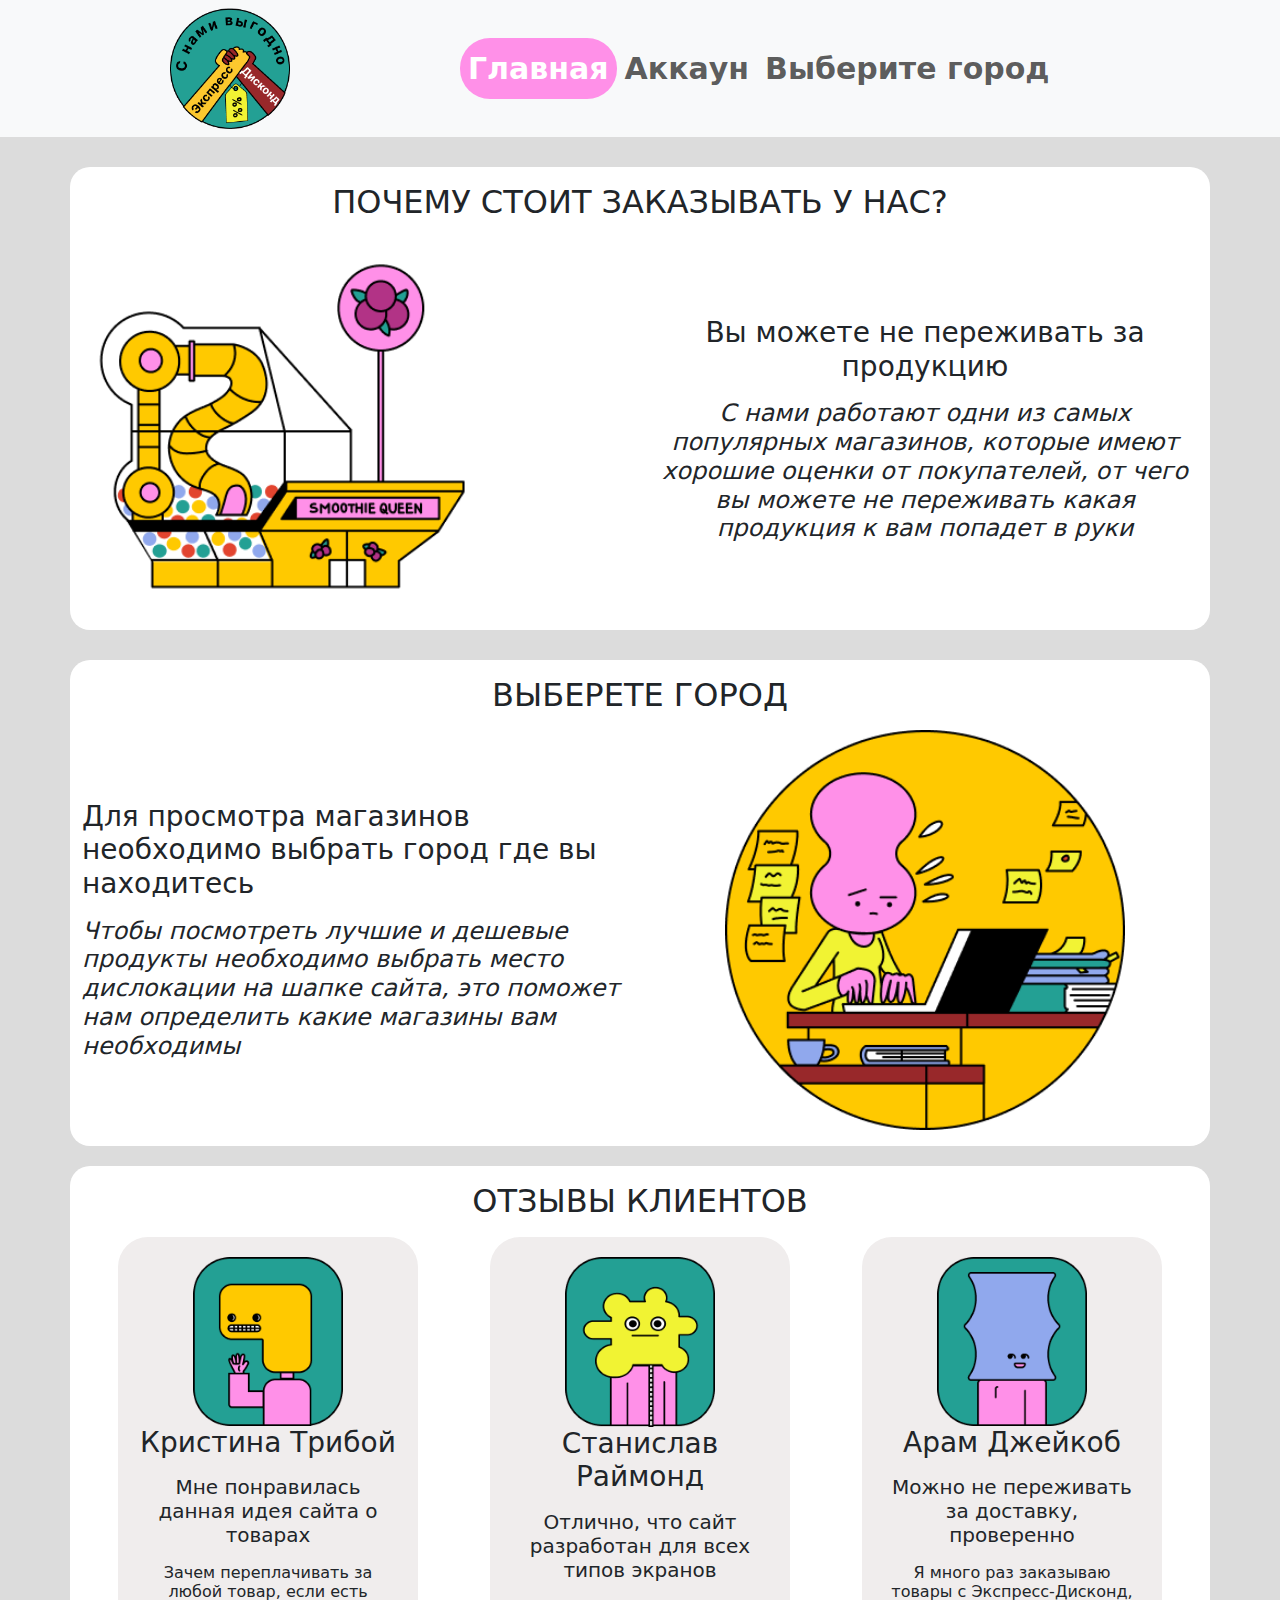
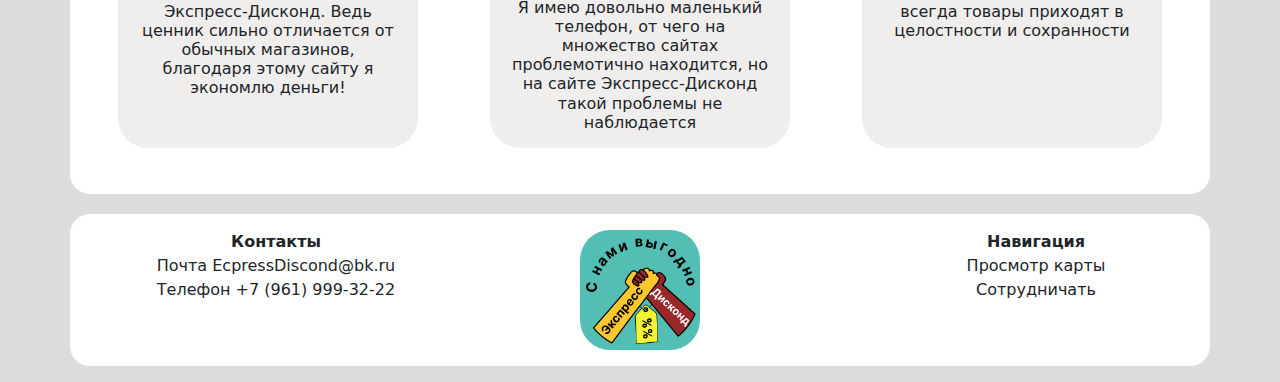
<file: index.html>
<!DOCTYPE html>
<html lang="en">
<head>
    <meta charset="UTF-8">
    <meta name="viewport" content="width=device-width, initial-scale=1.0">
    <link rel="stylesheet" href="CSS/bootstrap.min.css">
    <link rel="stylesheet" href="CSS/fontello.css">
    <link rel="stylesheet" href="CSS/main.css">
    <link rel="shortcut icon" href="img/00000.png" />
    <title>ЭкспрессДисконд</title>
</head>
<body>
    <!-- <header>
        <div class="container mb-3">
            <div class="row">
              <div class="col text-start">
                <h1 >Экспресс-Дисконд</h1>
              </div>
              <div class="col menu">
                <h5>Главная</h5>
                <h5>Карта</h5>
                <h5>Меню</h5>
                <img src="img/user.png" class="imguser img-fluid" alt="">
              </div>
            </div>
          </div>
    </header> -->
    
    <nav class="navbar navbar-expand-lg bg-body-tertiary lololo">
      <div class="container-fluid menu2">
        <a class="navbar-brand menu3" href="#">ЭкспрессДисконд</a>
        <img src="img/00000.png " class="img-fluid imgmenu" alt="">
        <button class="navbar-toggler" type="button" data-bs-toggle="collapse" data-bs-target="#navbarNavAltMarkup" aria-controls="navbarNavAltMarkup" aria-expanded="false" aria-label="Переключатель навигации">
          <span class="navbar-toggler-icon"></span>
        </button>
        <div class="collapse navbar-collapse" id="navbarNavAltMarkup">
          <div class="navbar-nav">
            <a class="nav-link active rozovi koko" aria-current="page" href="index.html">Главная</a>
            <a class="nav-link koko" href="Acc.html">Аккаун</a>
            <a class="nav-link " data-bs-toggle="modal" data-bs-target="#exampleModal">Выберите город</a>
          </div>
        </div>
      </div>
    </nav>
  
  <section class="one mb-3">
    <div class="container oneone">
        <div class="row">
          <div class="col">
            <h2 class="text-center text-uppercase mb-3 mt-3">Почему стоит заказывать у нас?</h2>
          </div>
        </div>
        <div class="row align-items-center">
          <div class="col-lg-6 col-sm-12">
            <img src="img/magazin.png" class="img-fluid imgone" alt="">
          </div>
          <div class="col-lg-6 col-sm-12  text-center">
              <h3 class="mb-3">Вы можете не переживать за продукцию</h3>
            <h4 class="fst-italic fw-normal">С нами работают одни из самых популярных магазинов, которые имеют хорошие оценки от покупателей, от чего вы можете не переживать какая продукция к вам попадет в руки</h4>
          </div>
          
        </div>
      </div>
      <section class="one mb-3">
        <div class="container oneone">
            <div class="row">
              <div class="col">
                <h2 class="text-center text-uppercase mb-3 mt-3">Выберете город</h2>
              </div>
            </div>
            <div class="row align-items-center">
              <div class="col-lg-6 col-sm-12 aaa">
                <h3 class="mb-3 ">Для просмотра магазинов необходимо выбрать город где вы находитесь</h3>
                <h4 class="mb-3 fst-italic fw-normal">Чтобы посмотреть лучшие и дешевые продукты необходимо выбрать место дислокации на шапке сайта, это поможет нам определить какие магазины вам необходимы</h4>
                
              </div>
              <div class="col-lg-6 col-sm-12  text-center">
                <img src="img/vibor.png" class="img-fluid imgone mb-3" alt="">
              </div>
              
            </div>
          </div>
    </section>
    <section class="seven">
      <div class="container seven">
        <div class="row">
          <div class="col-12">
            <h2 class="text-center text-uppercase color2 mb-3 mt-3">Отзывы клиентов</h2>
          </div>
          <div class="row sevenrow mb-3">
            <div class="col-md-4 col-sm-12 sevenotz">
              <img src="img/otz1.png" class="img-fluid imgotz" alt="">
              <h3 class="text-center">Кристина Трибой</h3>
              <h5 class="mb-3 mt-3 text-center seven5">Мне понравилась данная идея сайта о товарах</h5>
              <h6 class="mb-3 mt-3 text-center seven5">Зачем переплачивать за любой товар, если есть Экспресс-Дисконд. Ведь ценник сильно отличается от обычных магазинов, благодаря этому сайту я экономлю деньги!</h6>
              <div class="lineend"> </div>
            </div>
            <div class="col-md-4 col-sm-12 sevenotz">
              <img src="img/otz2.png" class="img-fluid imgotz" alt="">
              <h3 class="text-center">Станислав Раймонд</h3>
              <h5 class="mb-3 mt-3 text-center seven5">Отлично, что сайт разработан для всех типов экранов</h5>
              <h6 class="mb-3 text-center seven5">Я имею довольно маленький телефон, от чего на множество сайтах проблемотично находится, но на сайте Экспресс-Дисконд такой проблемы не наблюдается</h6>
              <div class="lineend"> </div>
            </div>
            <div class="col-md-4 col-sm-12 sevenotz">
              <img src="img/otz3.png " class="img-fluid imgotz" alt="">
              <h3 class="text-center">Арам Джейкоб</h3>
              <h5 class="mb-3 mt-3 text-center seven5">Можно не переживать за доставку, проверенно</h5>
              <h6 class="mb-3 text-center seven5">Я много раз заказываю товары с Экспресс-Дисконд, всегда товары приходят в целостности и сохранности</h6>
              <div class="lineend"> </div>
            </div>
          </div>
        </div>
      </div>
     </section>
</section>
    <footer>
      <div class="container footer1 mb-3">
        <div class="row footer2 ">
          <div class="col-md-4 col-sm-12 clfooter mt-3">
            <ul class="spioc text-center">
              <li class="fw-bold">Контакты</li>
              <li>Почта EcpressDiscond@bk.ru</li>
              <li>Телефон +7 (961) 999-32-22</li>
            </ul>
          </div>
          <div class="col-md-4 col-sm-12 mt-3">
            <img src="img/footer.png" class="img-fluid imgfooter mb-3" alt="">
          </div>
          <div class="col-md-4 col-sm-12 clfooter mt-3">
          <ul class="spioc text-center">
            <li class="fw-bold">Навигация</li>
            <li>Просмотр карты</li>
            <li>Сотрудничать</li>
          </ul>
        </div>
        </div>
      </div>

      <section>
        <div class="container">
          <div class="row">
            <div class="col-12"></div>
          </div>
        </div>
      </section>
      
      
    </footer>
    <div class="modal fade" id="exampleModal" tabindex="-1" aria-labelledby="exampleModalLabel" aria-hidden="true">
      <div class="modal-dialog">
        <div class="modal-content">
          <div class="modal-header">
            <h5 class="modal-title ccc" id="exampleModalLabel">Выберите город</h5>
            <button type="button" class="btn-close" data-bs-dismiss="modal" aria-label="Close"></button>
          </div>
          <div class="modal-body">
            <a href="krasnodar.html" class="ccc">Краснодар</a>
            <a href="rostov.html" class="ccc">Ростов-на-Дону</a>
            <a href="timashevsk.html" class="ccc">Тимашевск</a>
          </div>
          <div class="modal-footer">
            <button type="button" class="btn btn-secondary" data-bs-dismiss="modal">Закрыть</button>
          </div>
        </div>
      </div>
    </div>



        <script src="JS/bootstrap.bundle.min.js"></script>
        <script src="JS/animation.js"></script>
        <script src="https://api-maps.yandex.ru/2.1/?apikey=ваш API-ключ&lang=ru_RU">
        </script>
        <script src="JS/script.js"></script>
</body>
</html>
</file>
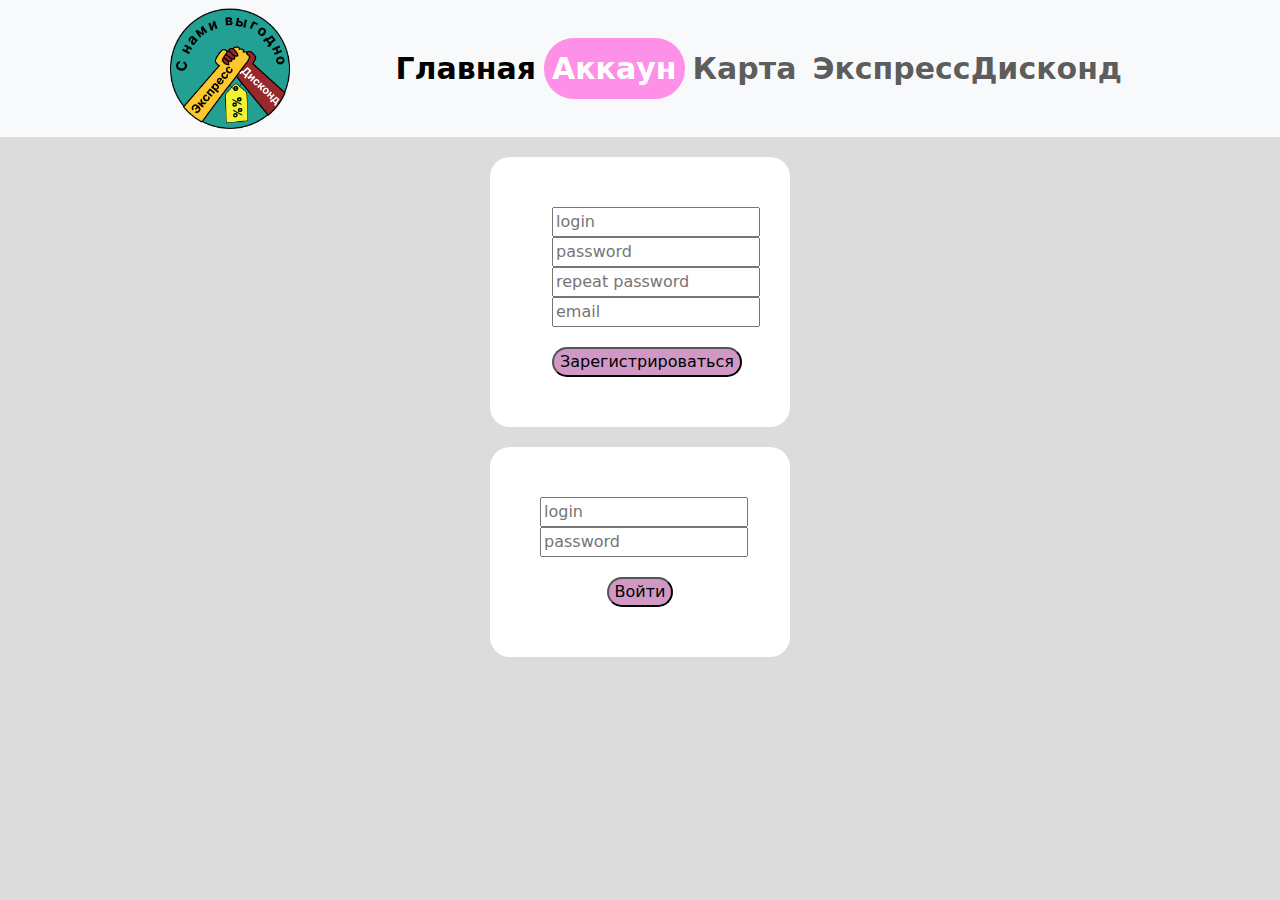
<file: Acc.html>
<!DOCTYPE html>
<html lang="en">
<head>
    <meta charset="UTF-8">
    <meta name="viewport" content="width=device-width, initial-scale=1.0">
    <link rel="stylesheet" href="CSS/bootstrap.min.css">
    <link rel="stylesheet" href="CSS/fontello.css">
    <link rel="stylesheet" href="CSS/main3.css">
    <title>ЭкспрессДисконд</title>
</head>
<body>
    <nav class="navbar navbar-expand-lg bg-body-tertiary lololo">
        <div class="container-fluid menu2">
          <a class="navbar-brand menu3" href="#">ЭкспрессДисконд</a>
          <img src="img/00000.png " class="img-fluid imgmenu" alt="">
          <button class="navbar-toggler" type="button" data-bs-toggle="collapse" data-bs-target="#navbarNavAltMarkup" aria-controls="navbarNavAltMarkup" aria-expanded="false" aria-label="Переключатель навигации">
            <span class="navbar-toggler-icon"></span>
          </button>
          <div class="collapse navbar-collapse" id="navbarNavAltMarkup">
            <div class="navbar-nav">
              <a class="nav-link active koko" aria-current="page" href="index.html">Главная</a>
              <a class="nav-link rozovi koko" href="Acc.html">Аккаун</a>
              <a class="nav-link koko" href="map.html">Карта</a>
              <a class="nav-link" data-bs-toggle="modal" data-bs-target="#exampleModal">ЭкспрессДисконд</a>
            </div>
          </div>
        </div>
      </nav>
      <section>
        <div class="container one">
          <div class="row ">
            <div class="col-12 two">
              <form action="register.php" method="post">
                <input type="text" placeholder="login" name="login">
                <input type="text" placeholder="password" name="pass">
                <input type="text" placeholder="repeat password" name="repeatpass">
                <input type="text" placeholder="email" name="email">
                <button type="submit">Зарегистрироваться</button>
            </form>
            </div>
          </div>
        </div>
        <div class="container one">
          <div class="row ">
            <div class="col-12 ">
              <form action="login.php" class="two">
                <input type="text" placeholder="login" name="login">
                <input type="text" placeholder="password" name="pass">
                <button type="submit">Войти</button>
            </form>
            </div>
          </div>
        </div>
      </section>
      <div class="modal fade" id="exampleModal" tabindex="-1" aria-labelledby="exampleModalLabel" aria-hidden="true">
        <div class="modal-dialog">
          <div class="modal-content">
            <div class="modal-header">
              <h5 class="modal-title ccc" id="exampleModalLabel">Выберите город</h5>
              <button type="button" class="btn-close" data-bs-dismiss="modal" aria-label="Close"></button>
            </div>
            <div class="modal-body">
              <a href="krasnodar.html" class="ccc">Краснодар</a>
              <a href="rostov.html" class="ccc">Ростов-на-Дону</a>
              <a href="timashevsk.html" class="ccc">Тимашевск</a>
            </div>
            <div class="modal-footer">
              <button type="button" class="btn btn-secondary" data-bs-dismiss="modal">Закрыть</button>
            </div>
          </div>
        </div>
      </div>
</body>
</html>
</file>
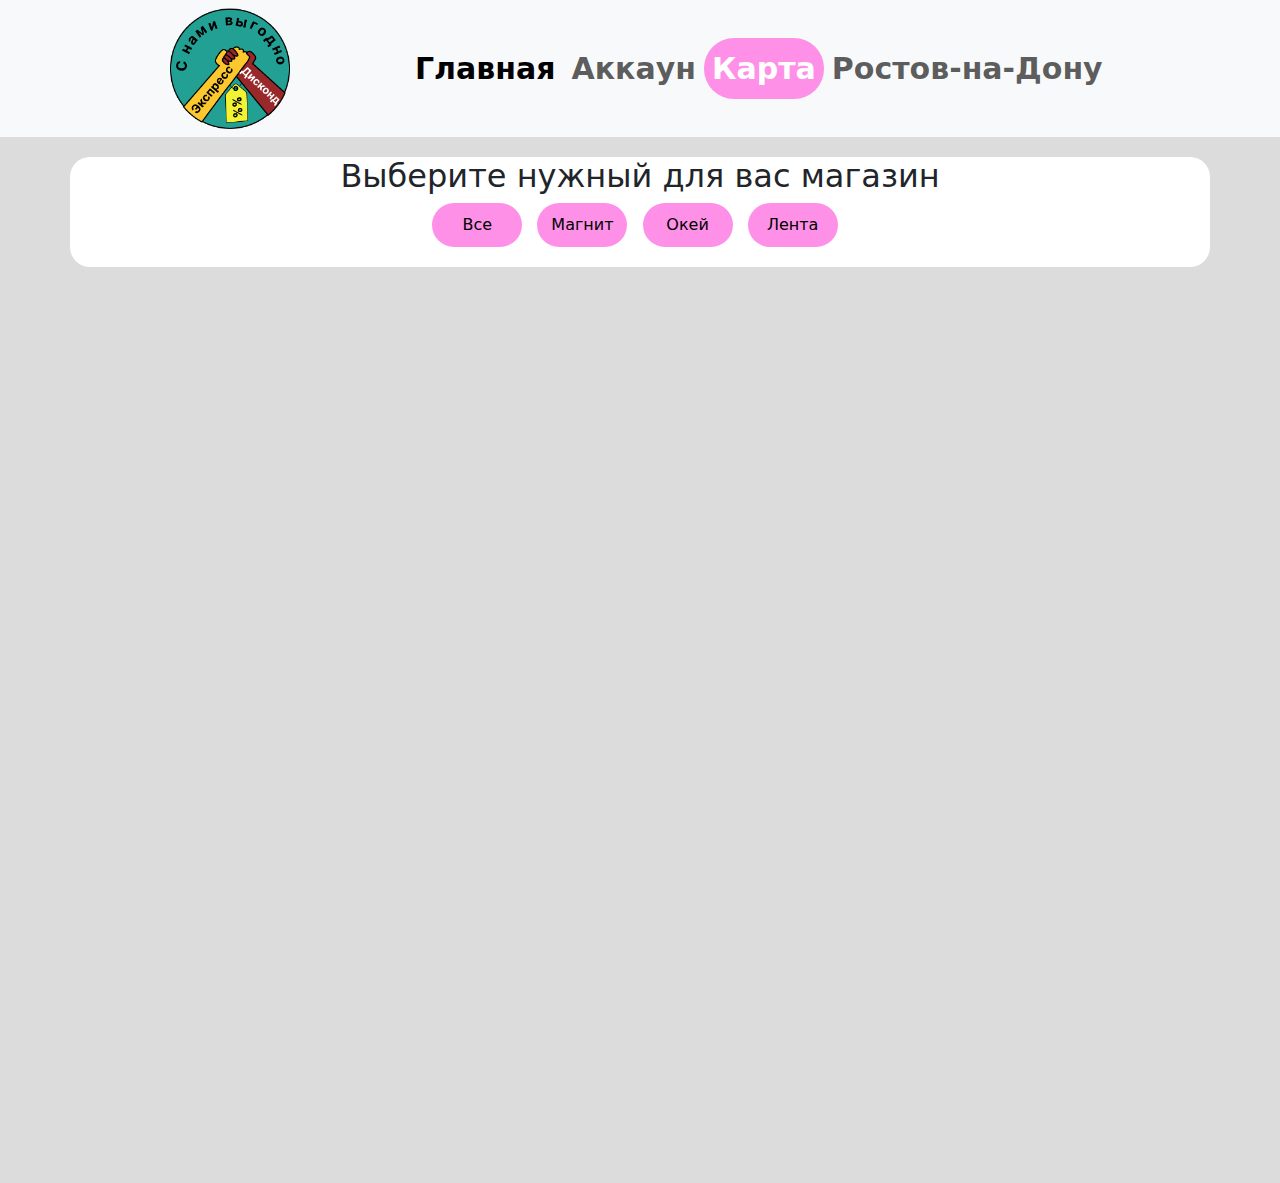
<file: kartarostov.html>
<!DOCTYPE html>
<html lang="en">
<head>
    <meta charset="UTF-8">
    <meta name="viewport" content="width=device-width, initial-scale=1.0">
    <link rel="stylesheet" href="CSS/bootstrap.min.css">
    <link rel="stylesheet" href="CSS/fontello.css">
    <link rel="stylesheet" href="CSS/main2.css">
    <link rel="shortcut icon" href="img/00000.png"/>
    <title>ЭкспрессДисконд</title>
</head>
<body>
    <nav class="navbar navbar-expand-lg bg-body-tertiary ">
        <div class="container-fluid menu2">
          <a class="navbar-brand menu3" href="#">ЭкспрессДисконд</a>
          <img src="img/00000.png " class="img-fluid imgmenu" alt="">
          <button class="navbar-toggler" type="button" data-bs-toggle="collapse" data-bs-target="#navbarNavAltMarkup" aria-controls="navbarNavAltMarkup" aria-expanded="false" aria-label="Переключатель навигации">
            <span class="navbar-toggler-icon"></span>
          </button>
          <div class="collapse navbar-collapse" id="navbarNavAltMarkup">
            <div class="navbar-nav">
              <a class="nav-link active koko" aria-current="page" href="rostov.html">Главная</a>
              <a class="nav-link koko" href="Acc.html">Аккаун</a>
              <a class="nav-link rozovi koko" href="kartarostov.html">Карта</a>
              <a class="nav-link " data-bs-toggle="modal" data-bs-target="#exampleModal">Ростов-на-Дону</a>
            </div>
          </div>
        </div>
      </nav>
    <section class="magazinn mb-3">
      <div class="container magazin">
        <div class="row">
          <div class="col-sm-12">
            <h2 class="text-center">Выберите нужный для вас магазин</h2>
            <div class="cnopki">
            <button class="category-button active" data-category="category4">Все</button>
            <button class="category-button" data-category="category1">Магнит</button>
            <button class="category-button" data-category="category2">Окей</button>
            <button class="category-button" data-category="category3">Лента</button>
          </div>
        </div>
      </div>
      </div>
    </section>
    <div class="modal fade" id="exampleModal" tabindex="-1" aria-labelledby="exampleModalLabel" aria-hidden="true">
      <div class="modal-dialog">
        <div class="modal-content">
          <div class="modal-header">
            <h5 class="modal-title ccc" id="exampleModalLabel">Выберите город</h5>
            <button type="button" class="btn-close" data-bs-dismiss="modal" aria-label="Close"></button>
          </div>
          <div class="modal-body">
            <a href="krasnodar.html" class="ccc">Краснодар</a>
            <a href="rostov.html" class="ccc">Ростов-на-Дону</a>
            <a href="timashevsk.html" class="ccc">Тимашевск</a>
          </div>
          <div class="modal-footer">
            <button type="button" class="btn btn-secondary" data-bs-dismiss="modal">Закрыть</button>
          </div>
        </div>
      </div>
    </div>
    <div id="map" class="map" style="width: 90%; height: 900px; border-radius: 30px;"></div>
    <script src="JS/bootstrap.bundle.min.js"></script>
    <script src="https://api-maps.yandex.ru/2.1/?apikey=ваш API-ключ&lang=ru_RU">
    </script>
    <script src="JS/rostov2.js"></script>
</body>
</html>
</file>
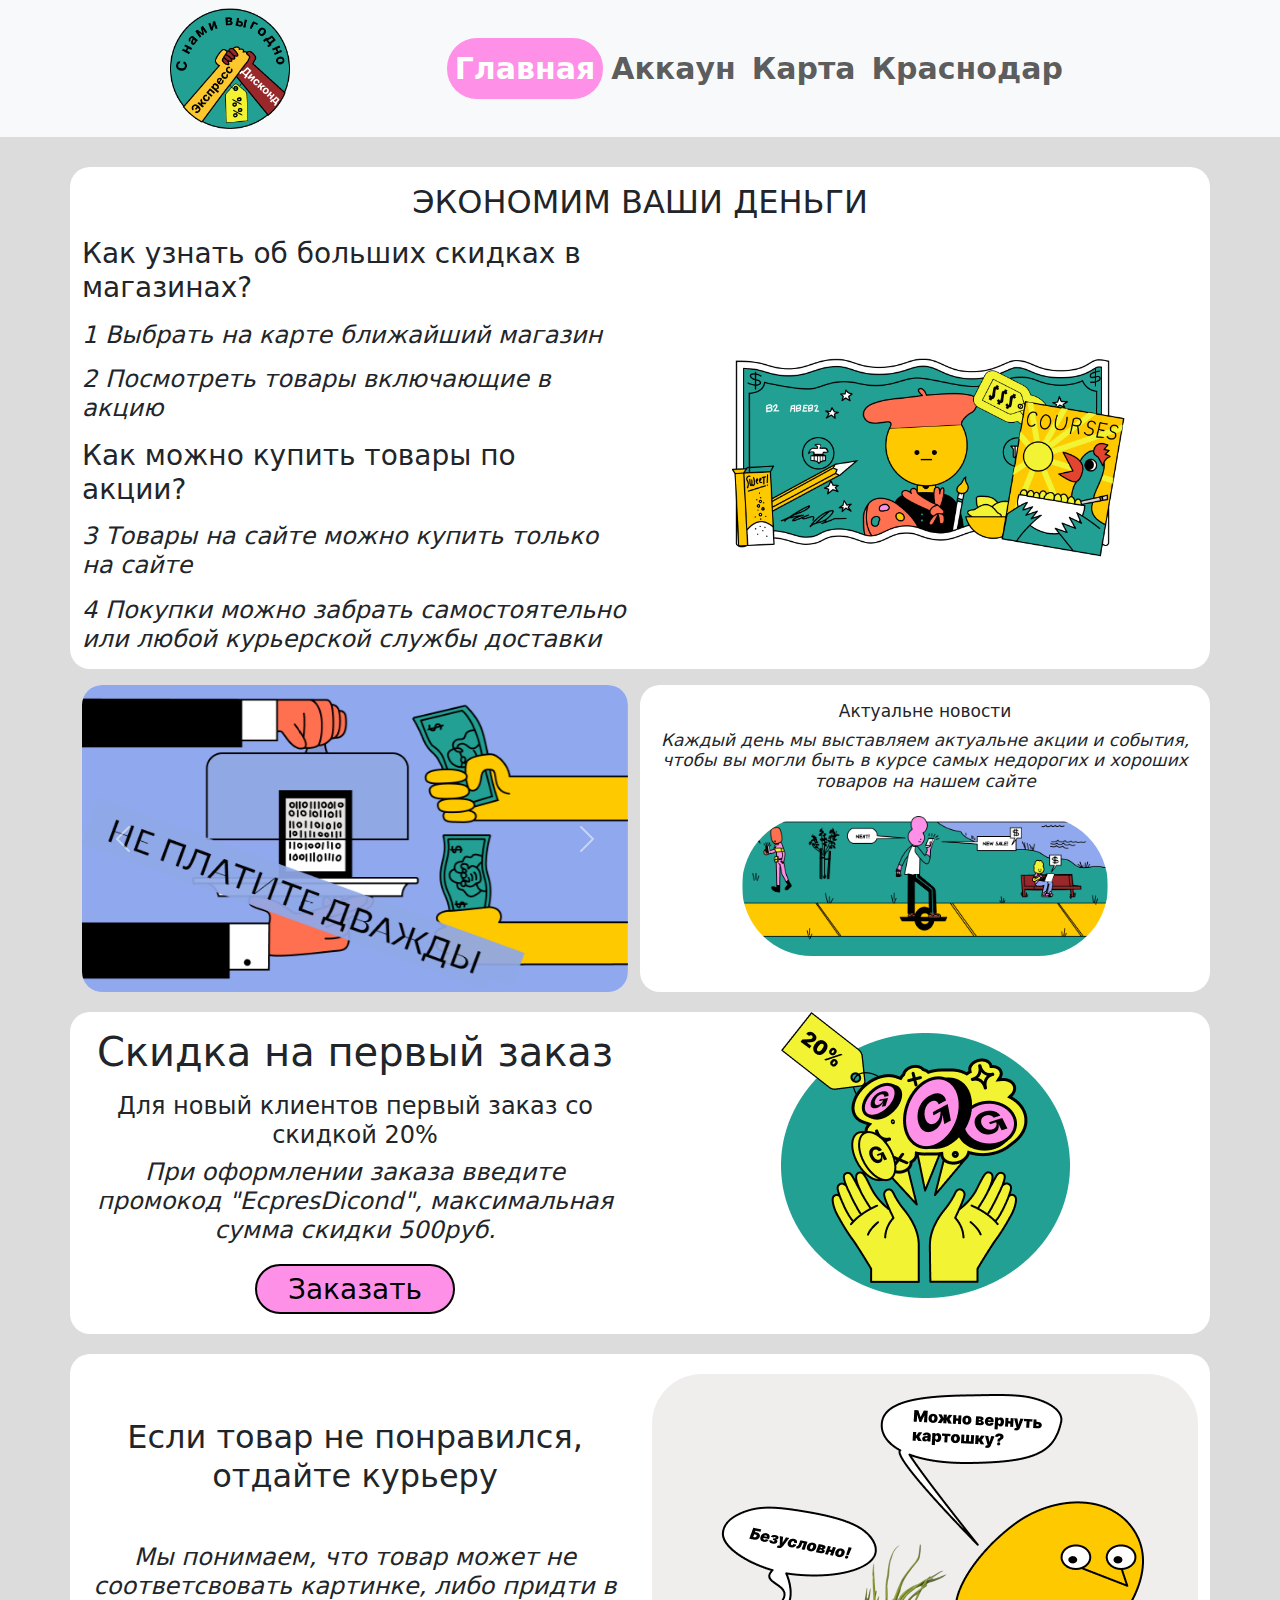
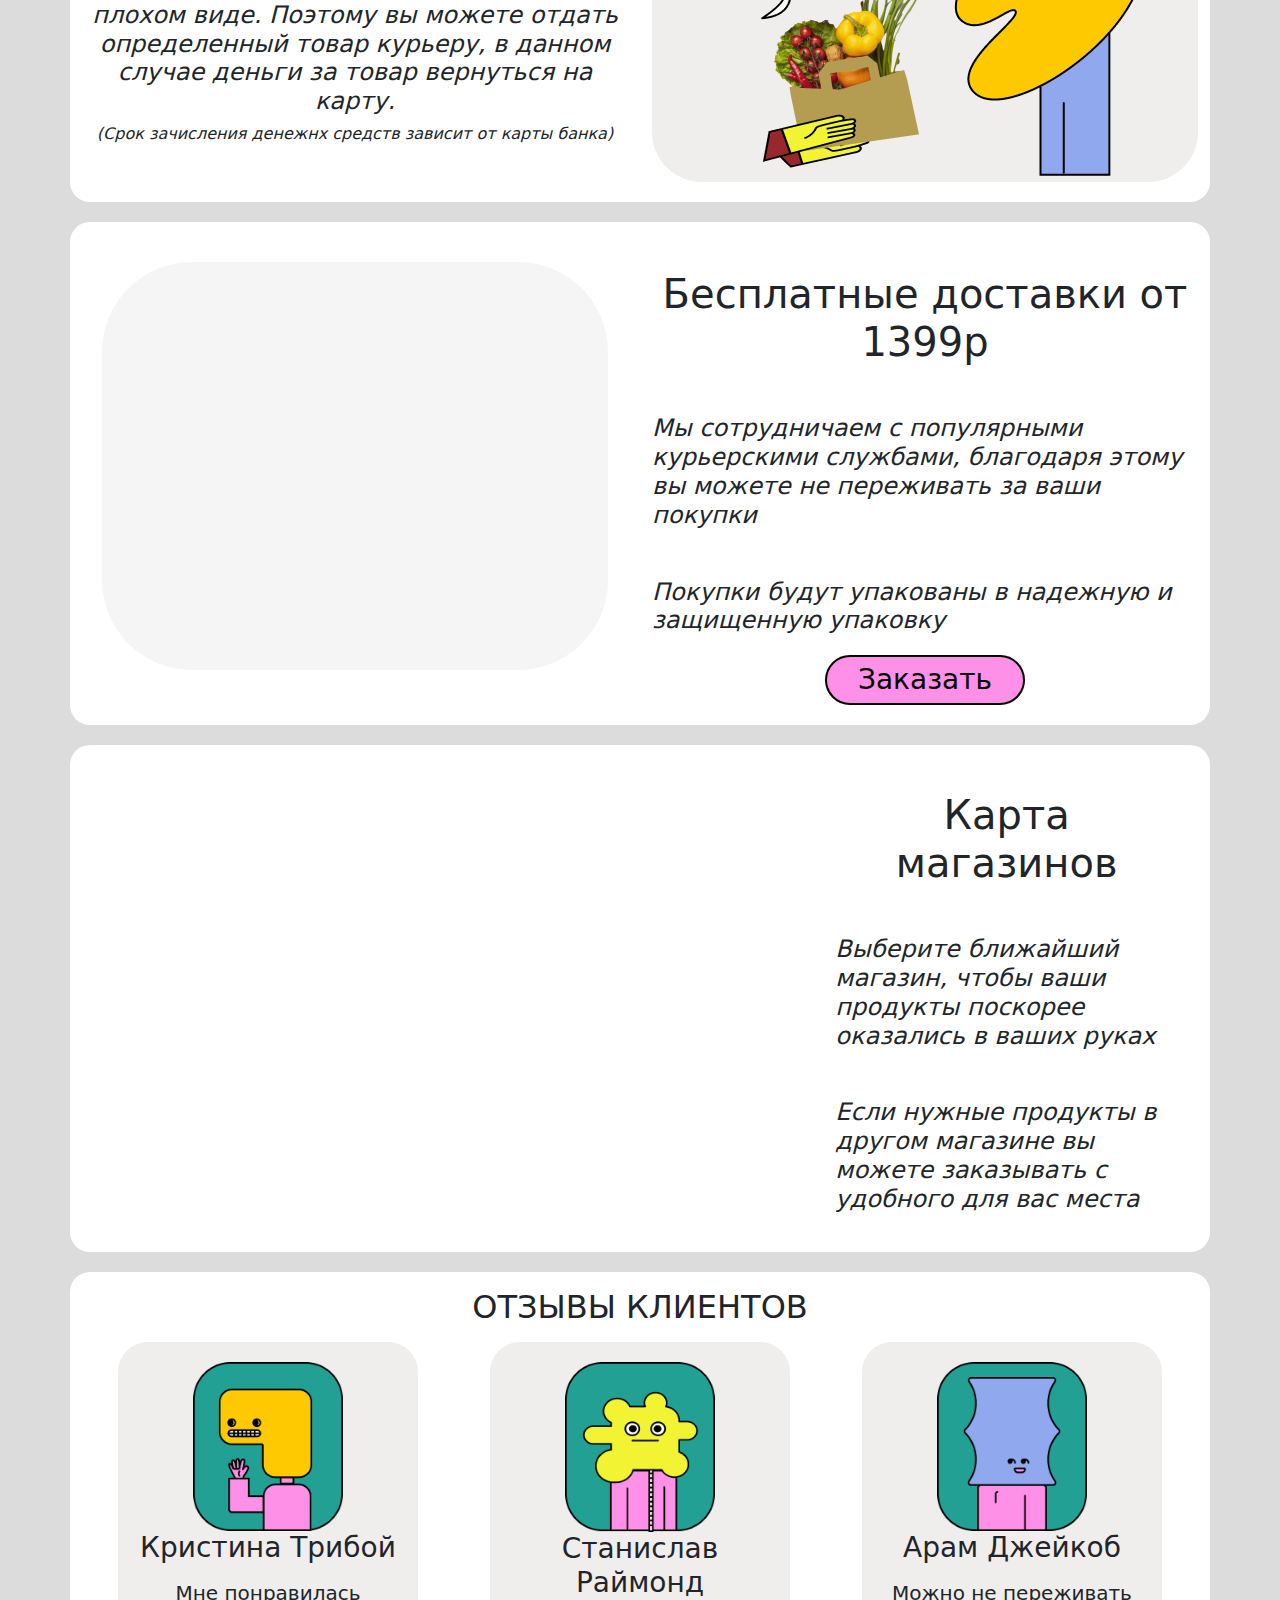
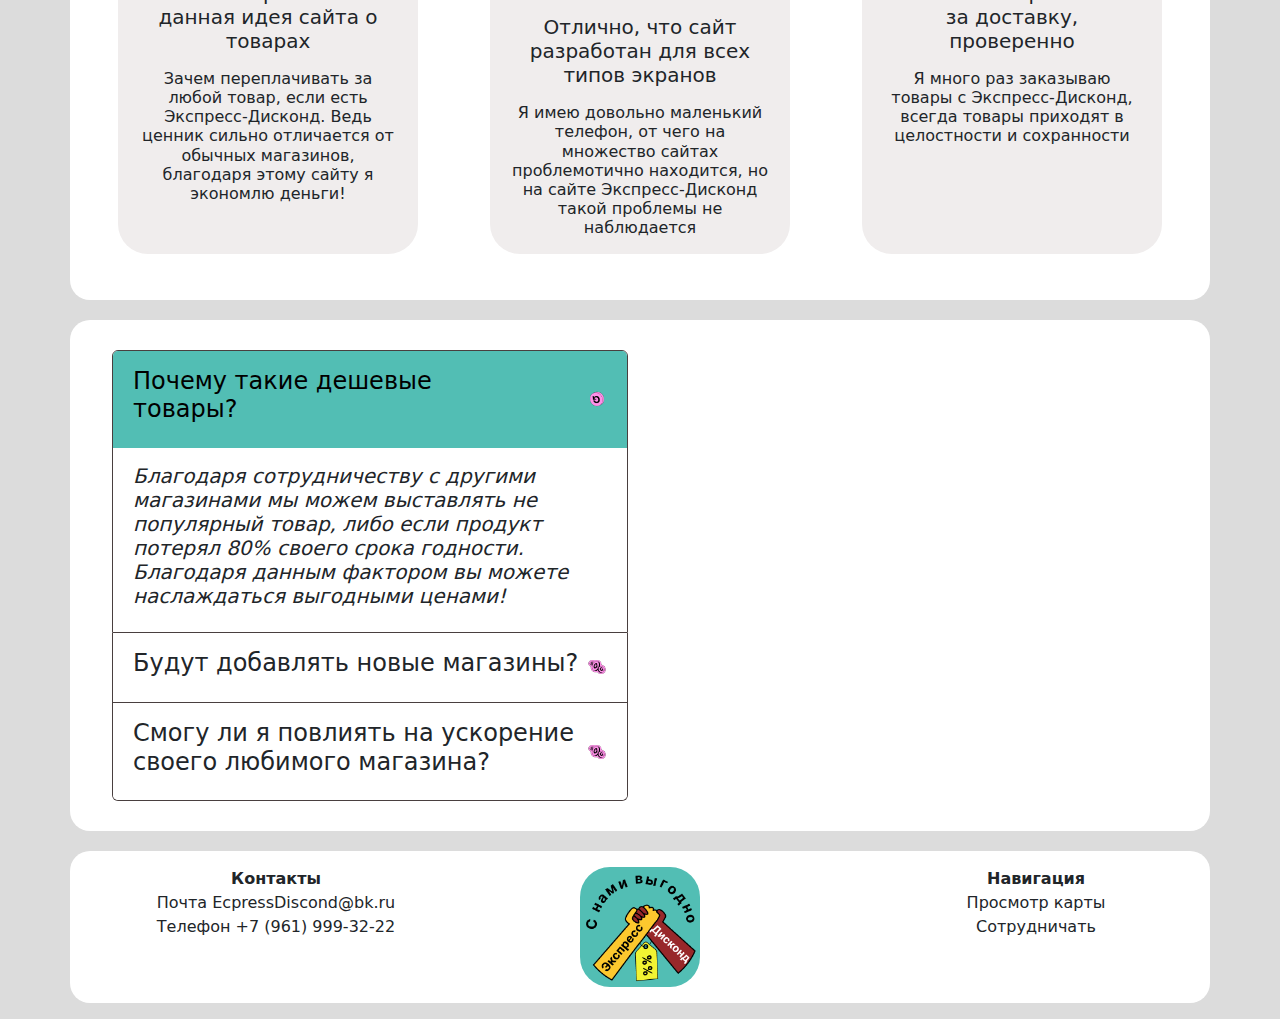
<file: krasnodar.html>
<!DOCTYPE html>
<html lang="en">
<head>
    <meta charset="UTF-8">
    <meta name="viewport" content="width=device-width, initial-scale=1.0">
    <link rel="stylesheet" href="CSS/bootstrap.min.css">
    <link rel="stylesheet" href="CSS/fontello.css">
    <link rel="stylesheet" href="CSS/krasnodar.css">
    <link rel="shortcut icon" href="img/00000.png" />
    <title>ЭкспрессДисконд</title>
</head>
<body>
    <!-- <header>
        <div class="container mb-3">
            <div class="row">
              <div class="col text-start">
                <h1 >Экспресс-Дисконд</h1>
              </div>
              <div class="col menu">
                <h5>Главная</h5>
                <h5>Карта</h5>
                <h5>Меню</h5>
                <img src="img/user.png" class="imguser img-fluid" alt="">
              </div>
            </div>
          </div>
    </header> -->
    
    <nav class="navbar navbar-expand-lg bg-body-tertiary lololo">
      <div class="container-fluid menu2">
        <a class="navbar-brand menu3" href="#">ЭкспрессДисконд</a>
        <img src="img/00000.png " class="img-fluid imgmenu" alt="">
        <button class="navbar-toggler" type="button" data-bs-toggle="collapse" data-bs-target="#navbarNavAltMarkup" aria-controls="navbarNavAltMarkup" aria-expanded="false" aria-label="Переключатель навигации">
          <span class="navbar-toggler-icon"></span>
        </button>
        <div class="collapse navbar-collapse" id="navbarNavAltMarkup">
          <div class="navbar-nav">
            <a class="nav-link active rozovi koko" aria-current="page" href="krasnodar.html">Главная</a>
            <a class="nav-link koko" href="Acc.html">Аккаун</a>
            <a class="nav-link koko" href="map.html">Карта</a>
            <a class="nav-link " data-bs-toggle="modal" data-bs-target="#exampleModal">Краснодар</a>
          </div>
        </div>
      </div>
    </nav>
    <section class="one mb-3">
        <div class="container oneone">
            <div class="row">
              <div class="col">
                <h2 class="text-center text-uppercase mb-3 mt-3">Экономим ваши деньги</h2>
              </div>
            </div>
            <div class="row align-items-center">
              <div class="col-lg-6 col-sm-12">
                <h3 class="mb-3">Как узнать об больших скидках в магазинах?</h3>
                <h4 class="mb-3 fst-italic fw-normal">1 Выбрать на карте ближайший магазин</h4>
                <h4 class="mb-3 fst-italic fw-normal">2 Посмотреть товары включающие в акцию</h4>
                <h3 class="mb-3">Как можно купить товары по акции?</h3>
                <h4 class="mb-3 fst-italic fw-normal">3 Товары на сайте можно купить только на сайте</h4>
                <h4 class=" fst-italic fw-normal mb-3">4 Покупки можно забрать самостоятельно или любой курьерской службы доставки</h4>
              </div>
              <div class="col-lg-6 col-sm-12  text-center">
                  <img src="img/22222.png" class="img-fluid imgone" alt="">
              </div>
              
            </div>
          </div>
    </section>
    <section class="two">
      <div class="container">
        <div class="row">
          <div class="col-lg-6 col-sm-12">
            <div id="carouselExampleInterval" class="carousel slide" data-bs-ride="carousel">
              <div class="carousel-inner">
                <div class="carousel-item active" data-bs-interval="4000">
                  <img src="img/33333.png" class="img-fluid imgTwo" alt="...">
                </div>
                <div class="carousel-item" data-bs-interval="4000">
                  <img src="img/44444.png" class="img-fluid imgTwo" alt="...">
                </div>
                <div class="carousel-item">
                  <img src="img/55555.png" class="img-fluid imgTwo" alt="...">
                </div>
              </div>
              <button class="carousel-control-prev" type="button" data-bs-target="#carouselExampleInterval" data-bs-slide="prev">
                <span class="carousel-control-prev-icon" aria-hidden="true"></span>
                <span class="visually-hidden">Предыдущий</span>
              </button>
              <button class="carousel-control-next" type="button" data-bs-target="#carouselExampleInterval" data-bs-slide="next">
                <span class="carousel-control-next-icon" aria-hidden="true"></span>
                <span class="visually-hidden">Следующий</span>
              </button>
            </div>
          </div>
          <div class="col-lg-6 col-sm-12 slidetwwo">
            <div class="textOne">
              <h1 class="text-center mt-3 text1">Актуальне новости</h1>
              <h4 class="text-center text1 fst-italic fw-normal">Каждый день мы выставляем актуальне акции и события, чтобы вы могли быть в курсе самых недорогих и хороших товаров на нашем сайте</h4>
              <img src="img/666.png" class="img-fluid img666 " alt="">
            </div>
          </div>
        </div>
      </div>
    </section>
    <section class="seven">
      <div class="container seven">
        <div class="row">
          <div class="col-lg-6 col-sm-12 sevenslaider">
            <h1 class="text-center mt-3 mb-3">Скидка на первый заказ</h1>
            <h4 class="text-center fw-normal">Для новый клиентов первый заказ со скидкой 20%</h4>
            <h4 class="text-center fst-italic fw-normal">При оформлении заказа введите промокод "EcpresDicond", максимальная сумма скидки 500руб.</h4>
            <button class="buttonzakaz">
              <h3 class="textzakazat" ><a  href = "shop.html" style="text-decoration: none; color:black;">Заказать</a></h3>
            </button>
          </div>
          <div class="col-lg-6 col-sm-12  text-center ">
            <div class="flip-card">
              <div class="flip-card-inner">
                <div class="flip-card-front">
            <img src="img/1010.png" class="imgseven mb-3" alt="">
          </div>
          <!-- <div class="flip-card-back">
                  <h4>"EcpresDicond"</h1>
            </div> -->
          </div>
        </div>
          </div>
        </div>
      </div>
    </section>
    <section class="eight">
      <div class="container eight">
        <div class="row">
          <div class="col-lg-6 col-sm-12 mt-3 slaidereight">
            <h2 class="text-center mt-5">Если товар не понравился, отдайте курьеру</h1>
            <h4 class="text-center mt-5 fst-italic fw-normal">Мы понимаем, что товар может не соответсвовать картинке, либо придти в плохом виде. Поэтому вы можете отдать определенный товар курьеру, в данном случае деньги за товар вернуться на карту. </h4>
            <h6 class="text-center fst-italic fw-normal">(Срок зачисления денежнх средств зависит от карты банка)</h6>

          </div>
        <div class="col-lg-6 col-sm-12 text-center slaidereighttwo ">
          <div class="bacgroundslaidereight">
          <img src="img/slaider8.png" class="imgeight img-fluid" alt="">
        </div>
      </div>
      </div>
      </div>
    </section>
    <section class="free">
      <div class="container free">
        <!-- <div class="row">
          <div class="col">
            <h1 class="text-center mt-3 mb-3">Бесплатные доставки</h1>
          </div>
        </div> -->
        <div class="row">
          <div class="col-lg-6 col-sm-12">
            <div class="slidetwo">
              <img src="img/7777.png" class="img-fluid img777 anim left-header" alt="">
            </div>
          </div>
          <div class="col-lg-6 col-sm-12">
            <div class="slidefree">
              <h1 class="text-center mt-5">Бесплатные доставки от 1399р</h1>
              <h4 class="mt-5 fst-italic fw-normal">Мы сотрудничаем с популярными курьерскими службами, благодаря этому вы можете не переживать за ваши покупки</h4>
              <h4 class="mt-5 fst-italic fw-normal">Покупки будут упакованы в надежную и защищенную упаковку</h4>
              <button class="buttonzakaz">
                <h3 class="textzakazat"><a  href = "shop.html" style="text-decoration: none; color:black;">Заказать</a></h3>
              </button>
            </div>
          </div>
        </div>
      </div>
    </section>
    <section class="six">
      <div class="container six">
          <div class="row six">
            <div class="col-lg-8 col-sm-12">
              <div class="cruglaekarta">
              <div id="map" class="map" style="width: 100%; height: 400px; border-radius: 30px;"></div>
            </div>
            </div>
            <div class="col-lg-4 col-sm-12">
              <h1 class="text-center mt-3 mb-3">Карта магазинов</h1>
              <h4 class="mt-5 fst-italic fw-normal">Выберите ближайший магазин, чтобы ваши продукты поскорее оказались в ваших руках</h4>
              <h4 class="mt-5 fst-italic fw-normal">Если нужные продукты в другом магазине вы можете заказывать с удобного для вас места</h4>
            </div>
          </div>
        </div>
    </section>
    <section class="seven">
      <div class="container seven">
        <div class="row">
          <div class="col-12">
            <h2 class="text-center text-uppercase color2 mb-3 mt-3">Отзывы клиентов</h2>
          </div>
          <div class="row sevenrow mb-3">
            <div class="col-md-4 col-sm-12 sevenotz">
              <img src="img/otz1.png" class="img-fluid imgotz" alt="">
              <h3 class="text-center">Кристина Трибой</h3>
              <h5 class="mb-3 mt-3 text-center seven5">Мне понравилась данная идея сайта о товарах</h5>
              <h6 class="mb-3 mt-3 text-center seven5">Зачем переплачивать за любой товар, если есть Экспресс-Дисконд. Ведь ценник сильно отличается от обычных магазинов, благодаря этому сайту я экономлю деньги!</h6>
              <div class="lineend"> </div>
            </div>
            <div class="col-md-4 col-sm-12 sevenotz">
              <img src="img/otz2.png" class="img-fluid imgotz" alt="">
              <h3 class="text-center">Станислав Раймонд</h3>
              <h5 class="mb-3 mt-3 text-center seven5">Отлично, что сайт разработан для всех типов экранов</h5>
              <h6 class="mb-3 text-center seven5">Я имею довольно маленький телефон, от чего на множество сайтах проблемотично находится, но на сайте Экспресс-Дисконд такой проблемы не наблюдается</h6>
              <div class="lineend"> </div>
            </div>
            <div class="col-md-4 col-sm-12 sevenotz">
              <img src="img/otz3.png " class="img-fluid imgotz" alt="">
              <h3 class="text-center">Арам Джейкоб</h3>
              <h5 class="mb-3 mt-3 text-center seven5">Можно не переживать за доставку, проверенно</h5>
              <h6 class="mb-3 text-center seven5">Я много раз заказываю товары с Экспресс-Дисконд, всегда товары приходят в целостности и сохранности</h6>
              <div class="lineend"> </div>
            </div>
          </div>
        </div>
      </div>
     </section>
     <section class="five">
      <div class="container five">
        <div class="row fiverow">
          <div class="col">
            <h2 class="text-center text-uppercase mb-3 mt-3 text-uppercase">Остались вопросы? <br> Сейчас ответим!</h2>
          </div>
        </div>
          <div class="row">
            <div class="col-lg-6 col-sm-12">
              <div class="accordion one" id="accordionExample">
                <div class="accordion-item">
                  <h2 class="accordion-header">
                    <button class="accordion-button" type="button" data-bs-toggle="collapse" data-bs-target="#collapseOne" aria-expanded="true" aria-controls="collapseOne">
                      
                      <h4>Почему такие дешевые товары?</h4>
                    </button>
                  </h2>
                  <div id="collapseOne" class="accordion-collapse collapse show" data-bs-parent="#accordionExample">
                    <div class="accordion-body">
                      <h5 class="fst-italic">Благодаря сотрудничеству с другими магазинами мы можем выставлять не популярный товар, либо если продукт потерял 80% своего срока годности.<br> Благодаря данным фактором вы можете наслаждаться выгодными ценами!</h5>

                    </div>
                  </div>
                </div>
                <div class="accordion-item">
                  <h2 class="accordion-header">
                    <button class="accordion-button collapsed" type="button" data-bs-toggle="collapse" data-bs-target="#collapseTwo" aria-expanded="false" aria-controls="collapseTwo">
                      <h4>Будут добавлять новые магазины?</h4>
                    </button>
                  </h2>
                  <div id="collapseTwo" class="accordion-collapse collapse" data-bs-parent="#accordionExample">
                    <div class="accordion-body">
                      <h5 class="fst-italic">Мы стараемся сотрудничать с другими организациями, чтобы вы смогли найти свои товары в вашем любимом магазине по выгодным ценам!</h5>

                    </div>
                  </div>
                </div>
                <div class="accordion-item">
                  <h2 class="accordion-header">
                    <button class="accordion-button collapsed" type="button" data-bs-toggle="collapse" data-bs-target="#collapseThree" aria-expanded="false" aria-controls="collapseThree">
                      <h4>Смогу ли я повлиять на ускорение своего любимого магазина?</h4>
                    </button>
                  </h2>
                  <div id="collapseThree" class="accordion-collapse collapse" data-bs-parent="#accordionExample">
                    <div class="accordion-body">
                      <h5 class="fst-italic">Конечно можете! Благодаря опроснику мы будем знать какие магазины самые популярные, вследствие чего данный магазин быстрее окажется на нашем сайте!</h5>
                    </div>
                  </div>
                </div>
              </div>
            </div>
            <div class="col-lg-6 col-sm-12 img8">
              <img src="img/888888.png" class="img8888 img-fluid anim right-header " alt="">
            </div>
          </div>
        </div>
      </div>
    </section>
    <footer>
      <div class="container footer1 mb-3">
        <div class="row footer2 ">
          <div class="col-md-4 col-sm-12 clfooter mt-3">
            <ul class="spioc text-center">
              <li class="fw-bold">Контакты</li>
              <li>Почта EcpressDiscond@bk.ru</li>
              <li>Телефон +7 (961) 999-32-22</li>
            </ul>
          </div>
          <div class="col-md-4 col-sm-12 mt-3">
            <img src="img/footer.png" class="img-fluid imgfooter mb-3" alt="">
          </div>
          <div class="col-md-4 col-sm-12 clfooter mt-3">
          <ul class="spioc text-center">
            <li class="fw-bold">Навигация</li>
            <li>Просмотр карты</li>
            <li>Сотрудничать</li>
          </ul>
        </div>
        </div>
      </div>

      <section>
        <div class="container">
          <div class="row">
            <div class="col-12"></div>
          </div>
        </div>
      </section>
      
    </footer>
    <div class="modal fade" id="exampleModal" tabindex="-1" aria-labelledby="exampleModalLabel" aria-hidden="true">
      <div class="modal-dialog">
        <div class="modal-content">
          <div class="modal-header">
            <h5 class="modal-title" id="exampleModalLabel">Выберите город</h5>
            <button type="button" class="btn-close" data-bs-dismiss="modal" aria-label="Close"></button>
          </div>
          <div class="modal-body">
            <a href="krasnodar.html" class="ccc">Краснодар</a>
            <a href="rostov.html" class="ccc">Ростов-на-Дону</a>
            <a href="timashevsk.html" class="ccc">Тимашевск</a>
          </div>
          <div class="modal-footer">
            <button type="button" class="btn btn-secondary" data-bs-dismiss="modal">Закрыть</button>
          </div>
        </div>
      </div>
    </div>



        <script src="JS/bootstrap.bundle.min.js"></script>
        <script src="JS/animation.js"></script>
        <script src="https://api-maps.yandex.ru/2.1/?apikey=ваш API-ключ&lang=ru_RU">
        </script>
        <script src="JS/script.js"></script>
</body>
</html>
</file>
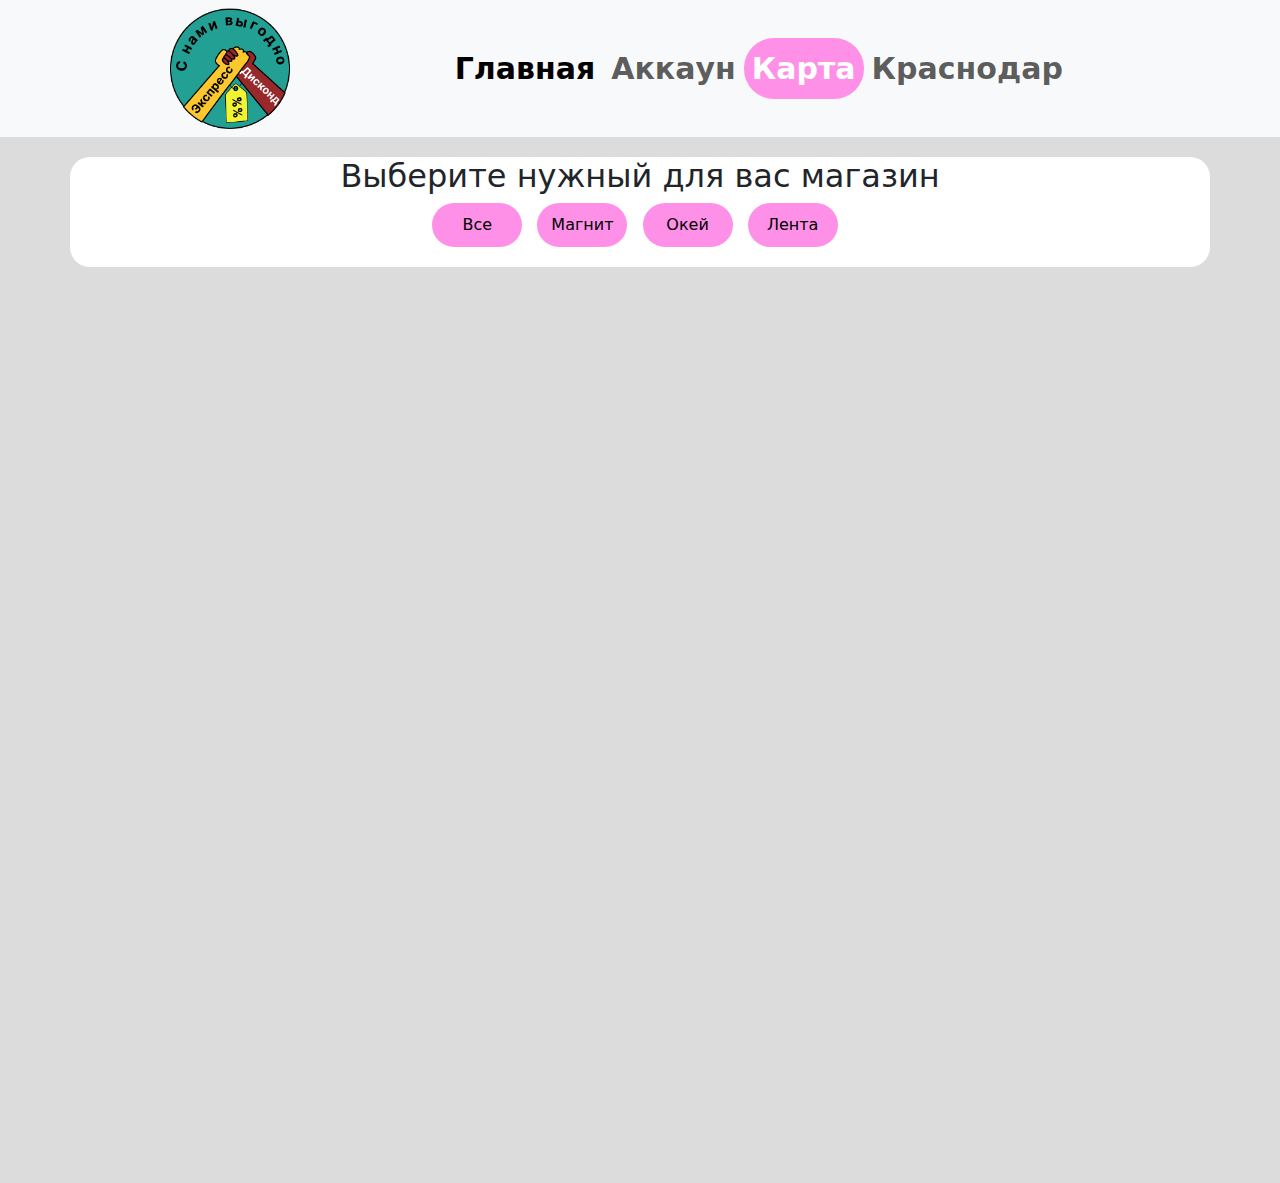
<file: map.html>
<!DOCTYPE html>
<html lang="en">
<head>
    <meta charset="UTF-8">
    <meta name="viewport" content="width=device-width, initial-scale=1.0">
    <link rel="stylesheet" href="CSS/bootstrap.min.css">
    <link rel="stylesheet" href="CSS/fontello.css">
    <link rel="stylesheet" href="CSS/main2.css">
    <link rel="shortcut icon" href="img/00000.png"/>
    <title>ЭкспрессДисконд</title>
</head>
<body>
    <nav class="navbar navbar-expand-lg bg-body-tertiary ">
        <div class="container-fluid menu2">
          <a class="navbar-brand menu3" href="#">ЭкспрессДисконд</a>
          <img src="img/00000.png " class="img-fluid imgmenu" alt="">
          <button class="navbar-toggler" type="button" data-bs-toggle="collapse" data-bs-target="#navbarNavAltMarkup" aria-controls="navbarNavAltMarkup" aria-expanded="false" aria-label="Переключатель навигации">
            <span class="navbar-toggler-icon"></span>
          </button>
          <div class="collapse navbar-collapse" id="navbarNavAltMarkup">
            <div class="navbar-nav">
              <a class="nav-link active koko" aria-current="page" href="krasnodar.html">Главная</a>
              <a class="nav-link koko" href="Acc.html">Аккаун</a>
              <a class="nav-link rozovi koko" href="map.html">Карта</a>
              <a class="nav-link " data-bs-toggle="modal" data-bs-target="#exampleModal">Краснодар</a>
            </div>
          </div>
        </div>
      </nav>
    <section class="magazinn mb-3">
      <div class="container magazin">
        <div class="row">
          <div class="col-sm-12">
            <h2 class="text-center">Выберите нужный для вас магазин</h2>
            <div class="cnopki">
            <button class="category-button active" data-category="category4">Все</button>
            <button class="category-button" data-category="category1">Магнит</button>
            <button class="category-button" data-category="category2">Окей</button>
            <button class="category-button" data-category="category3">Лента</button>
          </div>
        </div>
      </div>
      </div>
    </section>
    <div class="modal fade" id="exampleModal" tabindex="-1" aria-labelledby="exampleModalLabel" aria-hidden="true">
      <div class="modal-dialog">
        <div class="modal-content">
          <div class="modal-header">
            <h5 class="modal-title ccc" id="exampleModalLabel">Выберите город</h5>
            <button type="button" class="btn-close" data-bs-dismiss="modal" aria-label="Close"></button>
          </div>
          <div class="modal-body">
            <a href="krasnodar.html" class="ccc">Краснодар</a>
            <a href="rostov.html" class="ccc">Ростов-на-Дону</a>
            <a href="timashevsk.html" class="ccc">Тимашевск</a>
          </div>
          <div class="modal-footer">
            <button type="button" class="btn btn-secondary" data-bs-dismiss="modal">Закрыть</button>
          </div>
        </div>
      </div>
    </div>
    <div id="map" class="map" style="width: 90%; height: 900px; border-radius: 30px;"></div>
    <script src="JS/bootstrap.bundle.min.js"></script>
    <script src="https://api-maps.yandex.ru/2.1/?apikey=ваш API-ключ&lang=ru_RU">
    </script>
    <script src="JS/script2.js"></script>
    
</body>
</html>
</file>
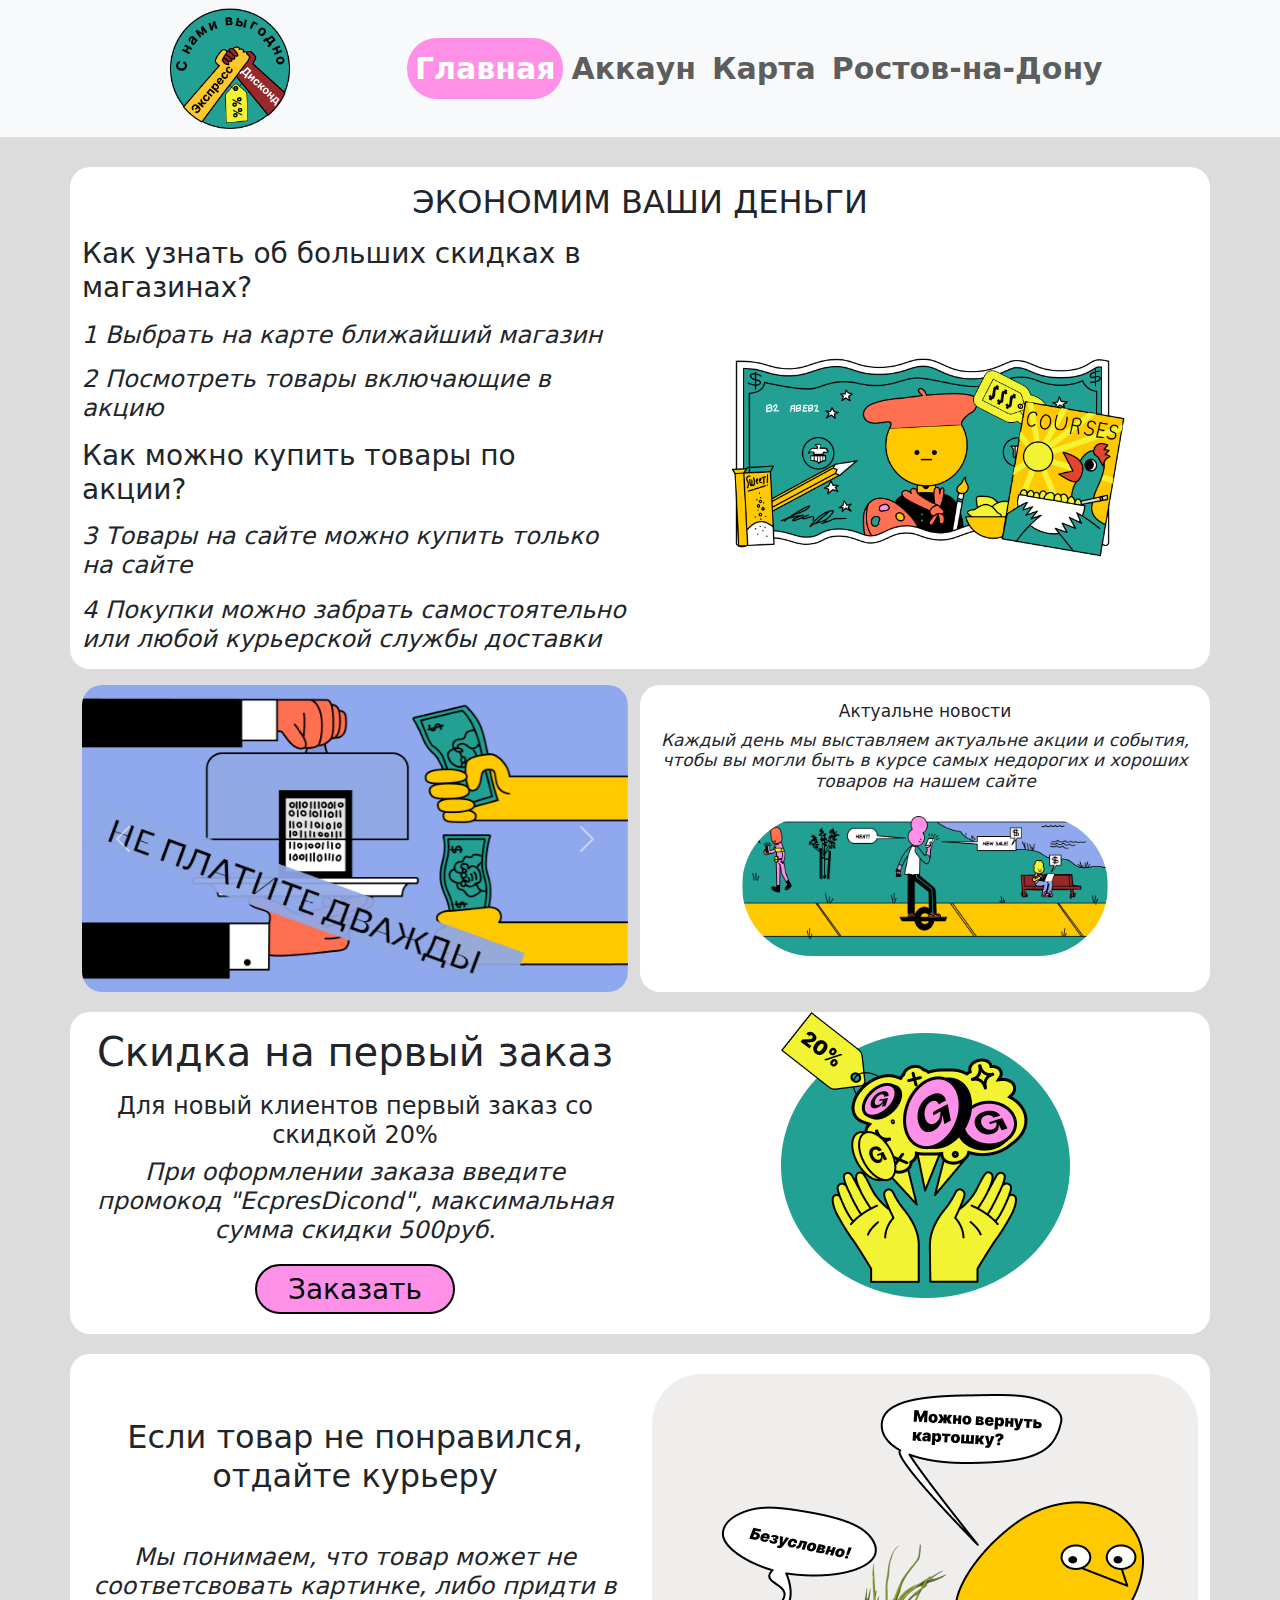
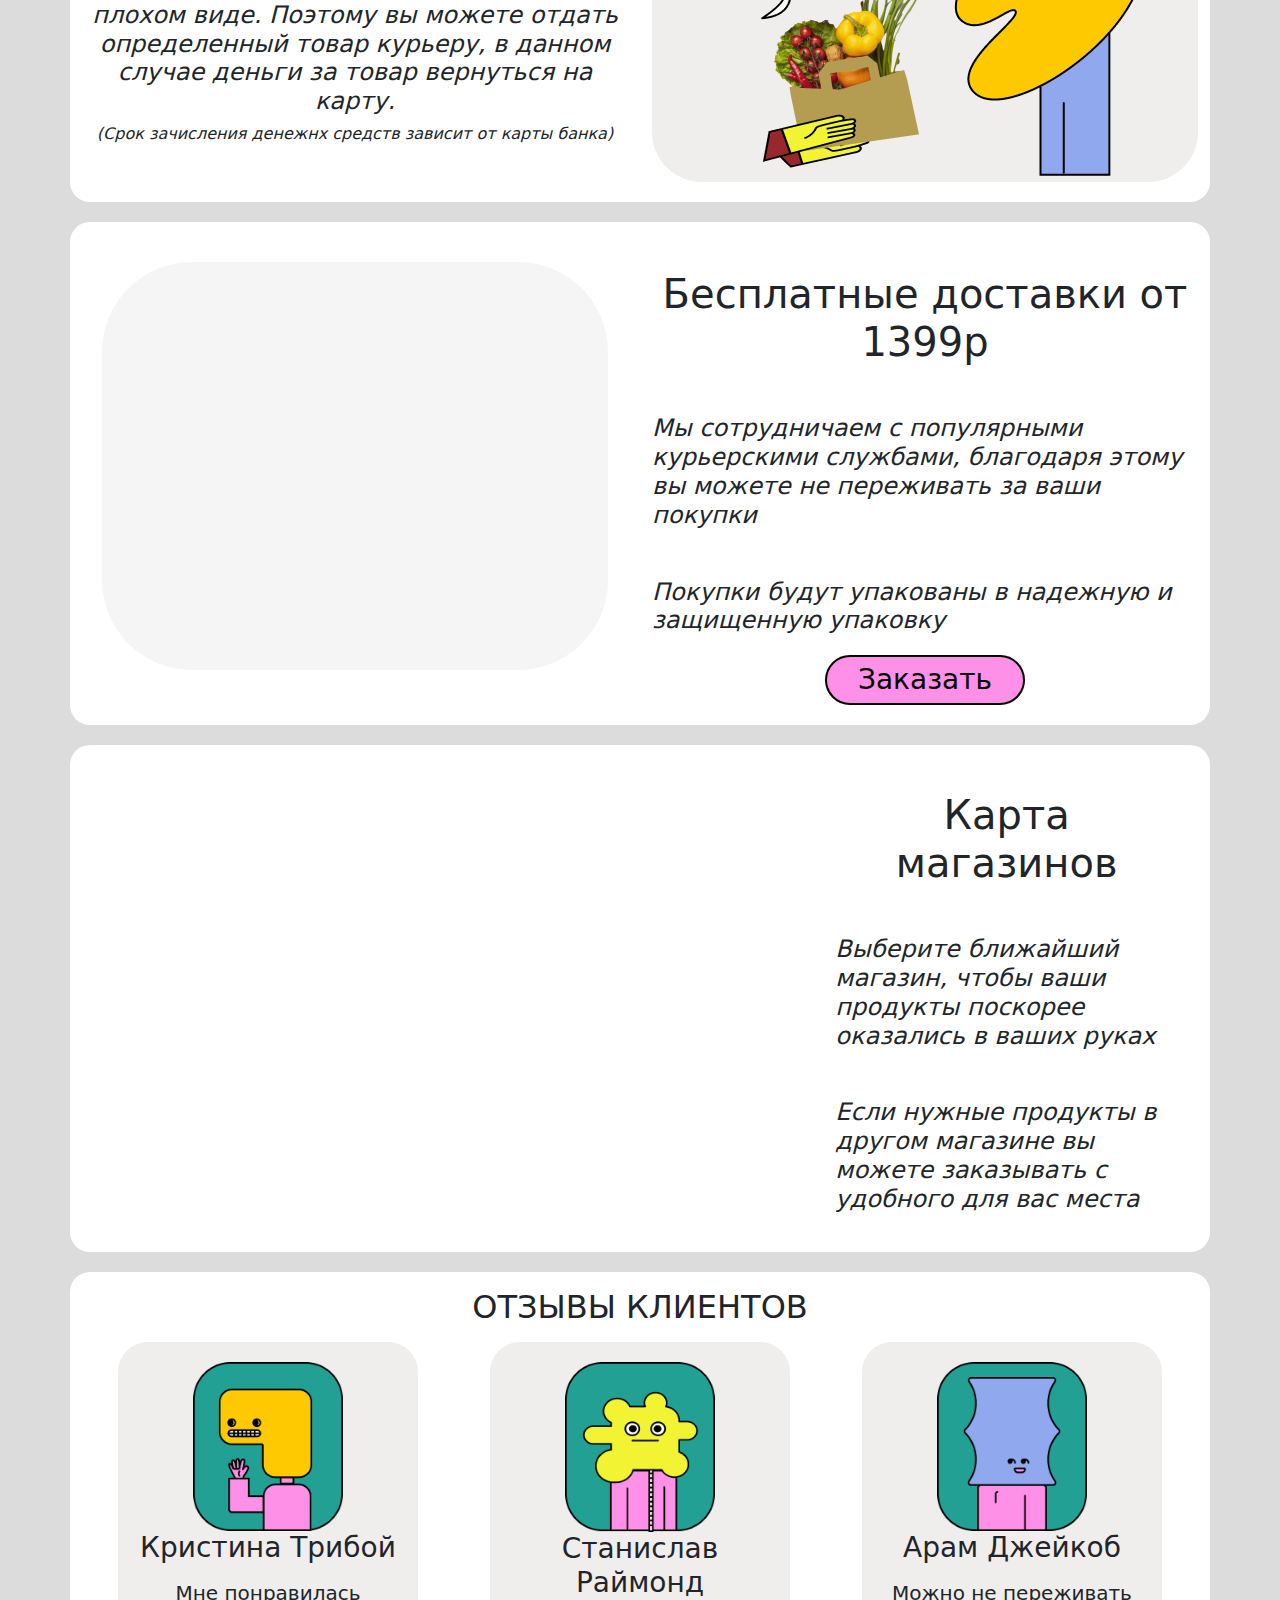
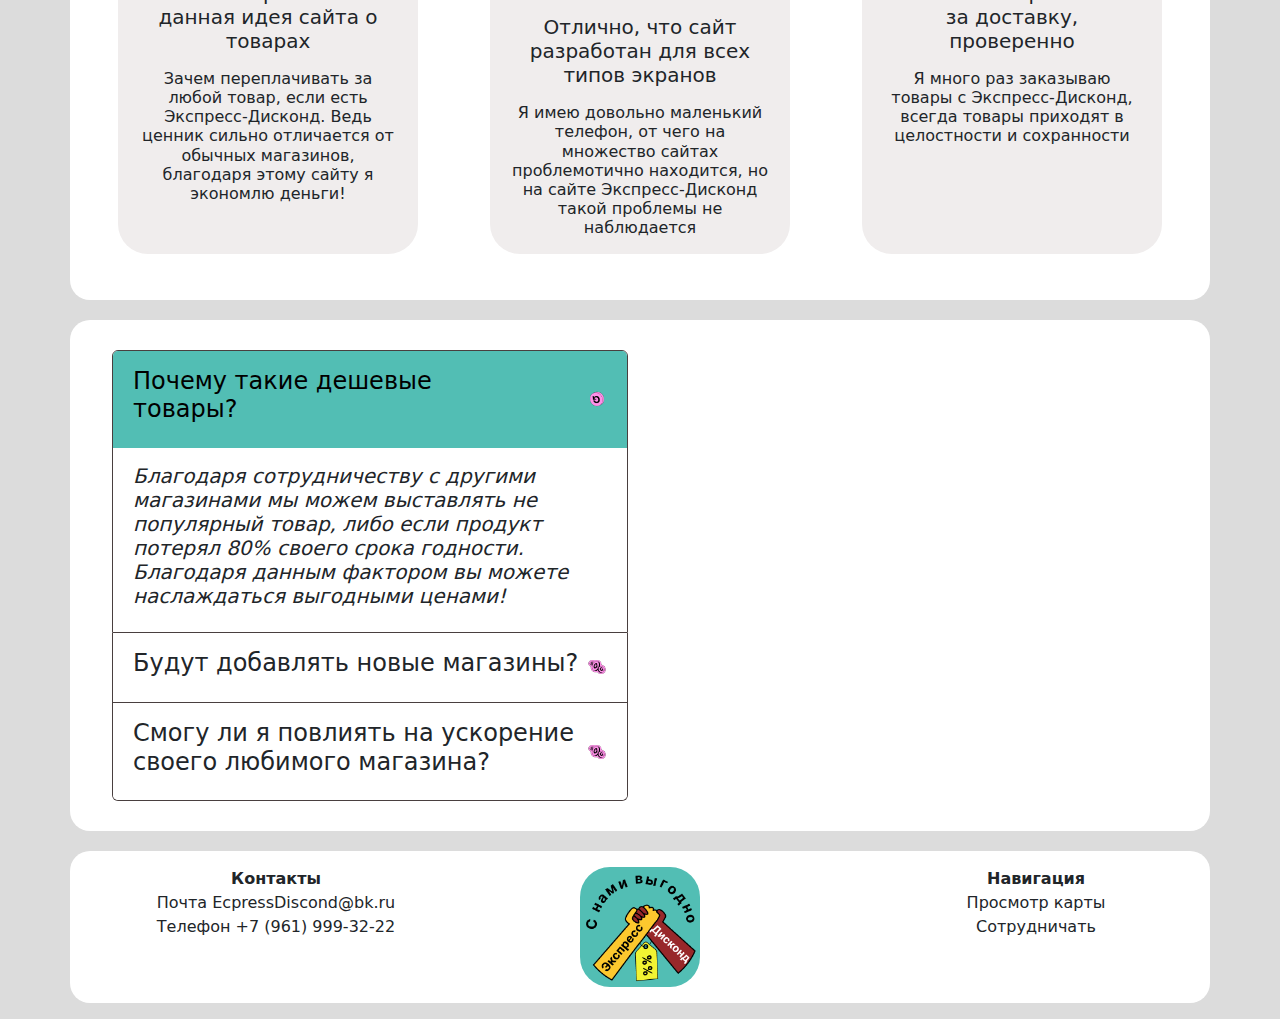
<file: rostov.html>
<!DOCTYPE html>
<html lang="en">
<head>
    <meta charset="UTF-8">
    <meta name="viewport" content="width=device-width, initial-scale=1.0">
    <link rel="stylesheet" href="CSS/bootstrap.min.css">
    <link rel="stylesheet" href="CSS/fontello.css">
    <link rel="stylesheet" href="CSS/rostov.css">
    <link rel="shortcut icon" href="img/00000.png" />
    <title>ЭкспрессДисконд</title>
</head>
<body>
    <!-- <header>
        <div class="container mb-3">
            <div class="row">
              <div class="col text-start">
                <h1 >Экспресс-Дисконд</h1>
              </div>
              <div class="col menu">
                <h5>Главная</h5>
                <h5>Карта</h5>
                <h5>Меню</h5>
                <img src="img/user.png" class="imguser img-fluid" alt="">
              </div>
            </div>
          </div>
    </header> -->
    
    <nav class="navbar navbar-expand-lg bg-body-tertiary lololo">
      <div class="container-fluid menu2">
        <a class="navbar-brand menu3" href="#">ЭкспрессДисконд</a>
        <img src="img/00000.png " class="img-fluid imgmenu" alt="">
        <button class="navbar-toggler" type="button" data-bs-toggle="collapse" data-bs-target="#navbarNavAltMarkup" aria-controls="navbarNavAltMarkup" aria-expanded="false" aria-label="Переключатель навигации">
          <span class="navbar-toggler-icon"></span>
        </button>
        <div class="collapse navbar-collapse" id="navbarNavAltMarkup">
          <div class="navbar-nav">
            <a class="nav-link active rozovi koko" aria-current="page" href="rostov.html">Главная</a>
            <a class="nav-link koko" href="Acc.html">Аккаун</a>
            <a class="nav-link koko" href="kartarostov.html">Карта</a>
            <a class="nav-link " data-bs-toggle="modal" data-bs-target="#exampleModal">Ростов-на-Дону</a>
          </div>
        </div>
      </div>
    </nav>
    <section class="one mb-3">
        <div class="container oneone">
            <div class="row">
              <div class="col">
                <h2 class="text-center text-uppercase mb-3 mt-3">Экономим ваши деньги</h2>
              </div>
            </div>
            <div class="row align-items-center">
              <div class="col-lg-6 col-sm-12">
                <h3 class="mb-3">Как узнать об больших скидках в магазинах?</h3>
                <h4 class="mb-3 fst-italic fw-normal">1 Выбрать на карте ближайший магазин</h4>
                <h4 class="mb-3 fst-italic fw-normal">2 Посмотреть товары включающие в акцию</h4>
                <h3 class="mb-3">Как можно купить товары по акции?</h3>
                <h4 class="mb-3 fst-italic fw-normal">3 Товары на сайте можно купить только на сайте</h4>
                <h4 class=" fst-italic fw-normal mb-3">4 Покупки можно забрать самостоятельно или любой курьерской службы доставки</h4>
              </div>
              <div class="col-lg-6 col-sm-12  text-center">
                  <img src="img/22222.png" class="img-fluid imgone" alt="">
              </div>
              
            </div>
          </div>
    </section>
    <section class="two">
      <div class="container">
        <div class="row">
          <div class="col-lg-6 col-sm-12">
            <div id="carouselExampleInterval" class="carousel slide" data-bs-ride="carousel">
              <div class="carousel-inner">
                <div class="carousel-item active" data-bs-interval="4000">
                  <img src="img/33333.png" class="img-fluid imgTwo" alt="...">
                </div>
                <div class="carousel-item" data-bs-interval="4000">
                  <img src="img/44444.png" class="img-fluid imgTwo" alt="...">
                </div>
                <div class="carousel-item">
                  <img src="img/55555.png" class="img-fluid imgTwo" alt="...">
                </div>
              </div>
              <button class="carousel-control-prev" type="button" data-bs-target="#carouselExampleInterval" data-bs-slide="prev">
                <span class="carousel-control-prev-icon" aria-hidden="true"></span>
                <span class="visually-hidden">Предыдущий</span>
              </button>
              <button class="carousel-control-next" type="button" data-bs-target="#carouselExampleInterval" data-bs-slide="next">
                <span class="carousel-control-next-icon" aria-hidden="true"></span>
                <span class="visually-hidden">Следующий</span>
              </button>
            </div>
          </div>
          <div class="col-lg-6 col-sm-12 slidetwwo">
            <div class="textOne">
              <h1 class="text-center mt-3 text1">Актуальне новости</h1>
              <h4 class="text-center text1 fst-italic fw-normal">Каждый день мы выставляем актуальне акции и события, чтобы вы могли быть в курсе самых недорогих и хороших товаров на нашем сайте</h4>
              <img src="img/666.png" class="img-fluid img666 " alt="">
            </div>
          </div>
        </div>
      </div>
    </section>
    <section class="seven">
      <div class="container seven">
        <div class="row">
          <div class="col-lg-6 col-sm-12 sevenslaider">
            <h1 class="text-center mt-3 mb-3">Скидка на первый заказ</h1>
            <h4 class="text-center fw-normal">Для новый клиентов первый заказ со скидкой 20%</h4>
            <h4 class="text-center fst-italic fw-normal">При оформлении заказа введите промокод "EcpresDicond", максимальная сумма скидки 500руб.</h4>
            <button class="buttonzakaz">
              <h3 class="textzakazat" ><a  href = "shop.html" style="text-decoration: none; color:black;">Заказать</a></h3>
            </button>
          </div>
          <div class="col-lg-6 col-sm-12  text-center ">
            <div class="flip-card">
              <div class="flip-card-inner">
                <div class="flip-card-front">
            <img src="img/1010.png" class="imgseven mb-3" alt="">
          </div>
          <!-- <div class="flip-card-back">
                  <h4>"EcpresDicond"</h1>
            </div> -->
          </div>
        </div>
          </div>
        </div>
      </div>
    </section>
    <section class="eight">
      <div class="container eight">
        <div class="row">
          <div class="col-lg-6 col-sm-12 mt-3 slaidereight">
            <h2 class="text-center mt-5">Если товар не понравился, отдайте курьеру</h1>
            <h4 class="text-center mt-5 fst-italic fw-normal">Мы понимаем, что товар может не соответсвовать картинке, либо придти в плохом виде. Поэтому вы можете отдать определенный товар курьеру, в данном случае деньги за товар вернуться на карту. </h4>
            <h6 class="text-center fst-italic fw-normal">(Срок зачисления денежнх средств зависит от карты банка)</h6>

          </div>
        <div class="col-lg-6 col-sm-12 text-center slaidereighttwo ">
          <div class="bacgroundslaidereight">
          <img src="img/slaider8.png" class="imgeight img-fluid" alt="">
        </div>
      </div>
      </div>
      </div>
    </section>
    <section class="free">
      <div class="container free">
        <!-- <div class="row">
          <div class="col">
            <h1 class="text-center mt-3 mb-3">Бесплатные доставки</h1>
          </div>
        </div> -->
        <div class="row">
          <div class="col-lg-6 col-sm-12">
            <div class="slidetwo">
              <img src="img/7777.png" class="img-fluid img777 anim left-header" alt="">
            </div>
          </div>
          <div class="col-lg-6 col-sm-12">
            <div class="slidefree">
              <h1 class="text-center mt-5">Бесплатные доставки от 1399р</h1>
              <h4 class="mt-5 fst-italic fw-normal">Мы сотрудничаем с популярными курьерскими службами, благодаря этому вы можете не переживать за ваши покупки</h4>
              <h4 class="mt-5 fst-italic fw-normal">Покупки будут упакованы в надежную и защищенную упаковку</h4>
              <button class="buttonzakaz">
                <h3 class="textzakazat"><a  href = "shop.html" style="text-decoration: none; color:black;">Заказать</a></h3>
              </button>
            </div>
          </div>
        </div>
      </div>
    </section>
    <section class="six">
      <div class="container six">
          <div class="row six">
            <div class="col-lg-8 col-sm-12">
              <div class="cruglaekarta">
              <div id="map" class="map" style="width: 100%; height: 400px; border-radius: 30px;"></div>
            </div>
            </div>
            <div class="col-lg-4 col-sm-12">
              <h1 class="text-center mt-3 mb-3">Карта магазинов</h1>
              <h4 class="mt-5 fst-italic fw-normal">Выберите ближайший магазин, чтобы ваши продукты поскорее оказались в ваших руках</h4>
              <h4 class="mt-5 fst-italic fw-normal">Если нужные продукты в другом магазине вы можете заказывать с удобного для вас места</h4>
            </div>
          </div>
        </div>
    </section>
    <section class="seven">
      <div class="container seven">
        <div class="row">
          <div class="col-12">
            <h2 class="text-center text-uppercase color2 mb-3 mt-3">Отзывы клиентов</h2>
          </div>
          <div class="row sevenrow mb-3">
            <div class="col-md-4 col-sm-12 sevenotz">
              <img src="img/otz1.png" class="img-fluid imgotz" alt="">
              <h3 class="text-center">Кристина Трибой</h3>
              <h5 class="mb-3 mt-3 text-center seven5">Мне понравилась данная идея сайта о товарах</h5>
              <h6 class="mb-3 mt-3 text-center seven5">Зачем переплачивать за любой товар, если есть Экспресс-Дисконд. Ведь ценник сильно отличается от обычных магазинов, благодаря этому сайту я экономлю деньги!</h6>
              <div class="lineend"> </div>
            </div>
            <div class="col-md-4 col-sm-12 sevenotz">
              <img src="img/otz2.png" class="img-fluid imgotz" alt="">
              <h3 class="text-center">Станислав Раймонд</h3>
              <h5 class="mb-3 mt-3 text-center seven5">Отлично, что сайт разработан для всех типов экранов</h5>
              <h6 class="mb-3 text-center seven5">Я имею довольно маленький телефон, от чего на множество сайтах проблемотично находится, но на сайте Экспресс-Дисконд такой проблемы не наблюдается</h6>
              <div class="lineend"> </div>
            </div>
            <div class="col-md-4 col-sm-12 sevenotz">
              <img src="img/otz3.png " class="img-fluid imgotz" alt="">
              <h3 class="text-center">Арам Джейкоб</h3>
              <h5 class="mb-3 mt-3 text-center seven5">Можно не переживать за доставку, проверенно</h5>
              <h6 class="mb-3 text-center seven5">Я много раз заказываю товары с Экспресс-Дисконд, всегда товары приходят в целостности и сохранности</h6>
              <div class="lineend"> </div>
            </div>
          </div>
        </div>
      </div>
     </section>
     <section class="five">
      <div class="container five">
        <div class="row fiverow">
          <div class="col">
            <h2 class="text-center text-uppercase mb-3 mt-3 text-uppercase">Остались вопросы? <br> Сейчас ответим!</h2>
          </div>
        </div>
          <div class="row">
            <div class="col-lg-6 col-sm-12">
              <div class="accordion one" id="accordionExample">
                <div class="accordion-item">
                  <h2 class="accordion-header">
                    <button class="accordion-button" type="button" data-bs-toggle="collapse" data-bs-target="#collapseOne" aria-expanded="true" aria-controls="collapseOne">
                      
                      <h4>Почему такие дешевые товары?</h4>
                    </button>
                  </h2>
                  <div id="collapseOne" class="accordion-collapse collapse show" data-bs-parent="#accordionExample">
                    <div class="accordion-body">
                      <h5 class="fst-italic">Благодаря сотрудничеству с другими магазинами мы можем выставлять не популярный товар, либо если продукт потерял 80% своего срока годности.<br> Благодаря данным фактором вы можете наслаждаться выгодными ценами!</h5>

                    </div>
                  </div>
                </div>
                <div class="accordion-item">
                  <h2 class="accordion-header">
                    <button class="accordion-button collapsed" type="button" data-bs-toggle="collapse" data-bs-target="#collapseTwo" aria-expanded="false" aria-controls="collapseTwo">
                      <h4>Будут добавлять новые магазины?</h4>
                    </button>
                  </h2>
                  <div id="collapseTwo" class="accordion-collapse collapse" data-bs-parent="#accordionExample">
                    <div class="accordion-body">
                      <h5 class="fst-italic">Мы стараемся сотрудничать с другими организациями, чтобы вы смогли найти свои товары в вашем любимом магазине по выгодным ценам!</h5>

                    </div>
                  </div>
                </div>
                <div class="accordion-item">
                  <h2 class="accordion-header">
                    <button class="accordion-button collapsed" type="button" data-bs-toggle="collapse" data-bs-target="#collapseThree" aria-expanded="false" aria-controls="collapseThree">
                      <h4>Смогу ли я повлиять на ускорение своего любимого магазина?</h4>
                    </button>
                  </h2>
                  <div id="collapseThree" class="accordion-collapse collapse" data-bs-parent="#accordionExample">
                    <div class="accordion-body">
                      <h5 class="fst-italic">Конечно можете! Благодаря опроснику мы будем знать какие магазины самые популярные, вследствие чего данный магазин быстрее окажется на нашем сайте!</h5>
                    </div>
                  </div>
                </div>
              </div>
            </div>
            <div class="col-lg-6 col-sm-12 img8">
              <img src="img/888888.png" class="img8888 img-fluid anim right-header " alt="">
            </div>
          </div>
        </div>
      </div>
    </section>
    <footer>
      <div class="container footer1 mb-3">
        <div class="row footer2 ">
          <div class="col-md-4 col-sm-12 clfooter mt-3">
            <ul class="spioc text-center">
              <li class="fw-bold">Контакты</li>
              <li>Почта EcpressDiscond@bk.ru</li>
              <li>Телефон +7 (961) 999-32-22</li>
            </ul>
          </div>
          <div class="col-md-4 col-sm-12 mt-3">
            <img src="img/footer.png" class="img-fluid imgfooter mb-3" alt="">
          </div>
          <div class="col-md-4 col-sm-12 clfooter mt-3">
          <ul class="spioc text-center">
            <li class="fw-bold">Навигация</li>
            <li>Просмотр карты</li>
            <li>Сотрудничать</li>
          </ul>
        </div>
        </div>
      </div>

      <section>
        <div class="container">
          <div class="row">
            <div class="col-12"></div>
          </div>
        </div>
      </section>
      
    </footer>
    <div class="modal fade" id="exampleModal" tabindex="-1" aria-labelledby="exampleModalLabel" aria-hidden="true">
      <div class="modal-dialog">
        <div class="modal-content">
          <div class="modal-header">
            <h5 class="modal-title ccc" id="exampleModalLabel">Выберите город</h5>
            <button type="button" class="btn-close" data-bs-dismiss="modal" aria-label="Close"></button>
          </div>
          <div class="modal-body">
            <a href="krasnodar.html" class="ccc">Краснодар</a>
            <a href="rostov.html" class="ccc">Ростов-на-Дону</a>
            <a href="timashevsk.html" class="ccc">Тимашевск</a>
          </div>
          <div class="modal-footer">
            <button type="button" class="btn btn-secondary" data-bs-dismiss="modal">Закрыть</button>
          </div>
        </div>
      </div>
    </div>



        <script src="JS/bootstrap.bundle.min.js"></script>
        <script src="JS/animation.js"></script>
        <script src="https://api-maps.yandex.ru/2.1/?apikey=ваш API-ключ&lang=ru_RU">
        </script>
        <script src="JS/kartarostov.js"></script>
</body>
</html>
</file>
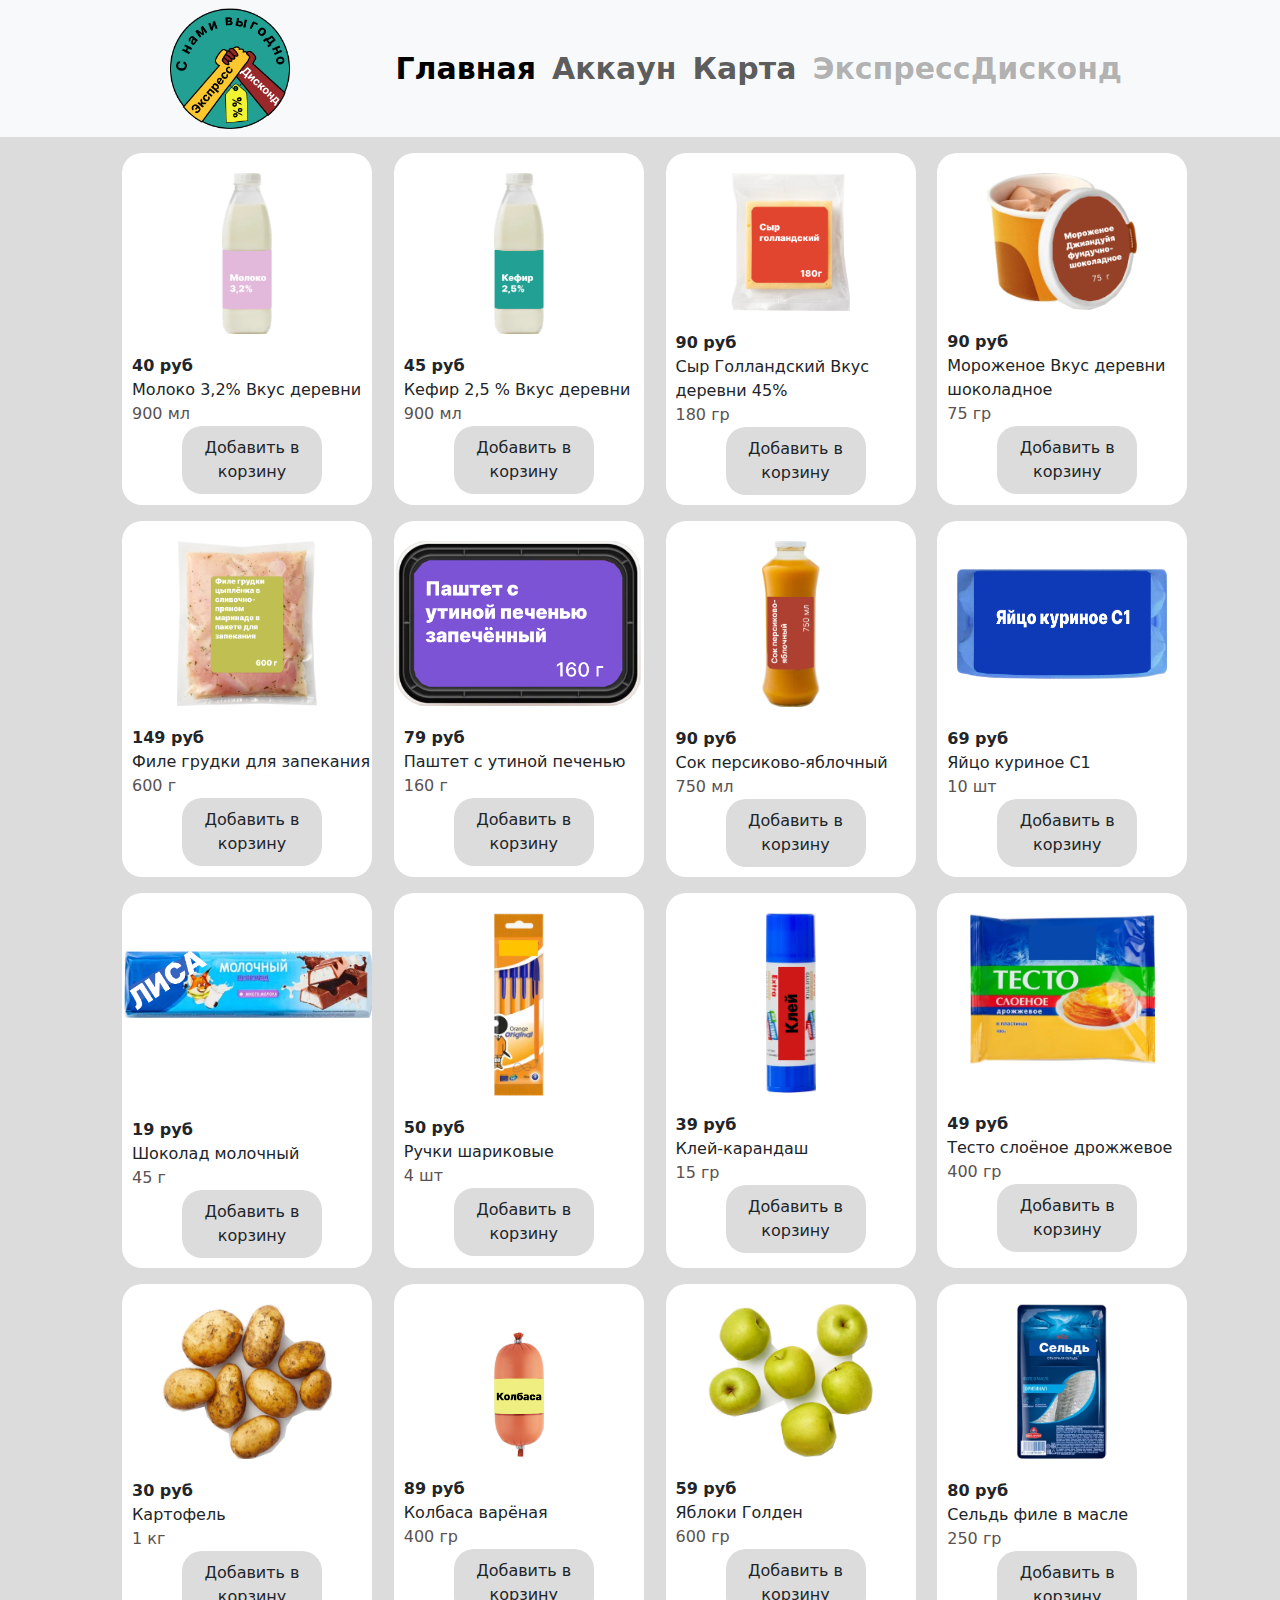
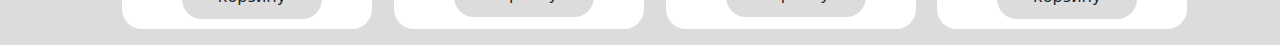
<file: shop.html>
<!DOCTYPE html>
<html lang="en">
<head>
    <meta charset="UTF-8">
    <meta name="viewport" content="width=device-width, initial-scale=1.0">
    <link rel="stylesheet" href="CSS/bootstrap.min.css">
    <link rel="stylesheet" href="CSS/fontello.css">
    <link rel="stylesheet" href="CSS/shop.css">
    <link rel="stylesheet" href="CSS/tovari.css">
    <link rel="shortcut icon" href="img/00000.png" />
    <title>ЭкспрессДисконд</title>
</head>
<body>
    
    <nav class="navbar navbar-expand-lg bg-body-tertiary lololo">
        <div class="container-fluid menu2">
          <a class="navbar-brand menu3" href="#">ЭкспрессДисконд</a>
          <img src="img/00000.png " class="img-fluid imgmenu" alt="">
          <button class="navbar-toggler" type="button" data-bs-toggle="collapse" data-bs-target="#navbarNavAltMarkup" aria-controls="navbarNavAltMarkup" aria-expanded="false" aria-label="Переключатель навигации">
            <span class="navbar-toggler-icon"></span>
          </button>
          <div class="collapse navbar-collapse" id="navbarNavAltMarkup">
            <div class="navbar-nav">
              <a class="nav-link active koko" aria-current="page" href="index.html">Главная</a>
              <a class="nav-link koko" href="Acc.html">Аккаун</a>
              <a class="nav-link koko" href="map.html">Карта</a>
              <a class="nav-link disabled">ЭкспрессДисконд</a>
            </div>
          </div>
        </div>
      </nav>
    <section>
        <div class="container">
            <div class="row one  bloc">
                <div class="col-md-3 col-sm-12 cartocha left mt-3">
                    <img src="img/milk.png" class="ic">
                    <div class="opisanie">
                        <div class="cena">40 руб</div>
                        <div class="produkt">Молоко 3,2% Вкус деревни</div>
                        <div class="gramm">900 мл</div>
                        <div class="knopka text-center">Добавить в корзину</div>
                    </div>
                </div>
                <div class="col-md-3 col-sm-12 cartocha center mt-3">
                    <img src="img/kefir2.png" class="ic">
                    <div class="opisanie">
                        <div class="cena">45 руб</div>
                        <div class="produkt">Кефир 2,5 % Вкус деревни</div>
                        <div class="gramm">900 мл</div>
                        <div class="knopka text-center">Добавить в корзину</div>
                    </div>
                </div>
                <div class="col-md-3 col-sm-12 cartocha center mt-3">
                    <img src="img/chees2.png" class="ic ic1" style="width: 140px;">
                    <div class="opisanie">
                        <div class="cena">90 руб</div>
                        <div class="produkt">Сыр Голландский Вкус деревни 45%</div>
                        <div class="gramm">180 гр</div>
                        <div class="knopka text-center">Добавить в корзину</div>
                    </div>
                </div>
                <div class="col-md-3 col-sm-12 cartocha right mt-3">
                    <img src="img/ice2.png" class="ic ic2" style="width: 180px;">
                    <div class="opisanie">
                        <div class="cena">90 руб</div>
                        <div class="produkt">Мороженое Вкус деревни шоколадное</div>
                        <div class="gramm">75 гр</div>
                        <div class="knopka text-center">Добавить в корзину</div>
                    </div>
                </div>
            </div>
        </div>
    </section>
    <section>
        <div class="container">
            <div class="row one bloc">
                <div class="col-md-3 col-sm-12 cartocha left mt-3">
                    <img src="img/kurica.png" class="ic" style="width: 140px;">
                    <div class="opisanie">
                        <div class="cena">149 руб</div>
                        <div class="produkt">Филе грудки для запекания</div>
                        <div class="gramm">600 г</div>
                        <div class="knopka text-center">Добавить в корзину</div>
                    </div>
                </div>
                <div class="col-md-3 col-sm-12 cartocha center mt-3">
                    <img src="img/pahtet.png" class="ic ic4" style="width: 245px;">
                    <div class="opisanie">
                        <div class="cena">79 руб</div>
                        <div class="produkt">Паштет с утиной печенью</div>
                        <div class="gramm">160 г</div>
                        <div class="knopka text-center">Добавить в корзину</div>
                    </div>
                </div>
                <div class="col-md-3 col-sm-12 cartocha center mt-3">
                    <img src="img/sok.png" class="ic" style="width: 58px;">
                    <div class="opisanie">
                        <div class="cena">90 руб</div>
                        <div class="produkt">Сок персиково-яблочный</div>
                        <div class="gramm">750 мл</div>
                        <div class="knopka text-center">Добавить в корзину</div>
                    </div>
                </div>
                <div class="col-md-3 col-sm-12 cartocha right mt-3">
                    <img src="img/eggs.png" class="ic mt-5 mb-5 ic3" style="width: 250px; height: 110px;">
                    <div class="opisanie o1">
                        <div class="cena">69 руб</div>
                        <div class="produkt">Яйцо куриное С1</div>
                        <div class="gramm">10 шт</div>
                        <div class="knopka text-center">Добавить в корзину</div>
                    </div>
                </div>
            </div>
        </div>
    </section>

    <section">
        <div class="container">
            <div class="row one  bloc">
                <div class="col-md-3 col-sm-12 cartocha left mt-3">
                    <img src="img/shokolad.png" class="ic shoco mt-5" style="width: 250px;">
                    <div class="opisanie lisa">
                        <div class="cena">19 руб</div>
                        <div class="produkt">Шоколад молочный</div>
                        <div class="gramm">45 г</div>
                        <div class="knopka text-center">Добавить в корзину</div>
                    </div>
                </div>
                <div class="col-md-3 col-sm-12 cartocha center mt-3">
                    <img src="img/rucha.png" class="ic">
                    <div class="opisanie">
                        <div class="cena">50 руб</div>
                        <div class="produkt">Ручки шариковые</div>
                        <div class="gramm">4 шт</div>
                        <div class="knopka text-center">Добавить в корзину</div>
                    </div>
                </div>
                <div class="col-md-3 col-sm-12 cartocha center mt-3">
                    <img src="img/klei.png" class="ic ic1" style="height: 180px;">
                    <div class="opisanie">
                        <div class="cena">39 руб</div>
                        <div class="produkt">Клей-карандаш</div>
                        <div class="gramm">15 гр</div>
                        <div class="knopka klley text-center">Добавить в корзину</div>
                    </div>
                </div>
                <div class="col-md-3 col-sm-12 cartocha right mt-3">
                    <img src="img/testo.png" class="ic teesto mb-5" style="width: 185px;">
                    <div class="opisanie teesto mb-3">
                        <div class="cena">49 руб</div>
                        <div class="produkt">Тесто слоёное дрожжевое</div>
                        <div class="gramm">400 гр</div>
                        <div class="knopka teesto text-center">Добавить в корзину</div>
                    </div>
                </div>
            </div>
        </div>
    </section>
    <section >
        <div class="container mb-3">
            <div class="row one  bloc">
                <div class="col-md-3 col-sm-12 cartocha left mt-3">
                    <img src="img/kartoshka.png" class="ic kar" style="width: 170px;">
                    <div class="opisanie">
                        <div class="cena">30 руб</div>
                        <div class="produkt">Картофель</div>
                        <div class="gramm">1 кг</div>
                        <div class="knopka kar text-center">Добавить в корзину</div>
                    </div>
                </div>
                <div class="col-md-3 col-sm-12 cartocha center mt-3">
                    <img src="img/kolbasa.png" class="ic mt-5">
                    <div class="opisanie mt-3">
                        <div class="cena">89 руб</div>
                        <div class="produkt">Колбаса варёная</div>
                        <div class="gramm">400 гр</div>
                        <div class="knopka text-center">Добавить в корзину</div>
                    </div>
                </div>
                <div class="col-md-3 col-sm-12 cartocha center mt-3">
                    <img src="img/apple.png" class="ic appple" style="width: 165px;">
                    <div class="opisanie">
                        <div class="cena">59 руб</div>
                        <div class="produkt">Яблоки Голден</div>
                        <div class="gramm">600 гр</div>
                        <div class="knopka appple text-center">Добавить в корзину</div>
                    </div>
                </div>
                <div class="col-md-3 col-sm-12 cartocha right mt-3">
                    <img src="img/fish.png" class="ic ic2" style="width: 90px;">
                    <div class="opisanie">
                        <div class="cena">80 руб</div>
                        <div class="produkt">Сельдь филе в масле</div>
                        <div class="gramm">250 гр</div>
                        <div class="knopka text-center">Добавить в корзину</div>
                    </div>
                </div>
            </div>
        </div>
    </section>
    
    <script src="JS/bootstrap.bundle.min.js"></script>
</body>
</html>
</file>
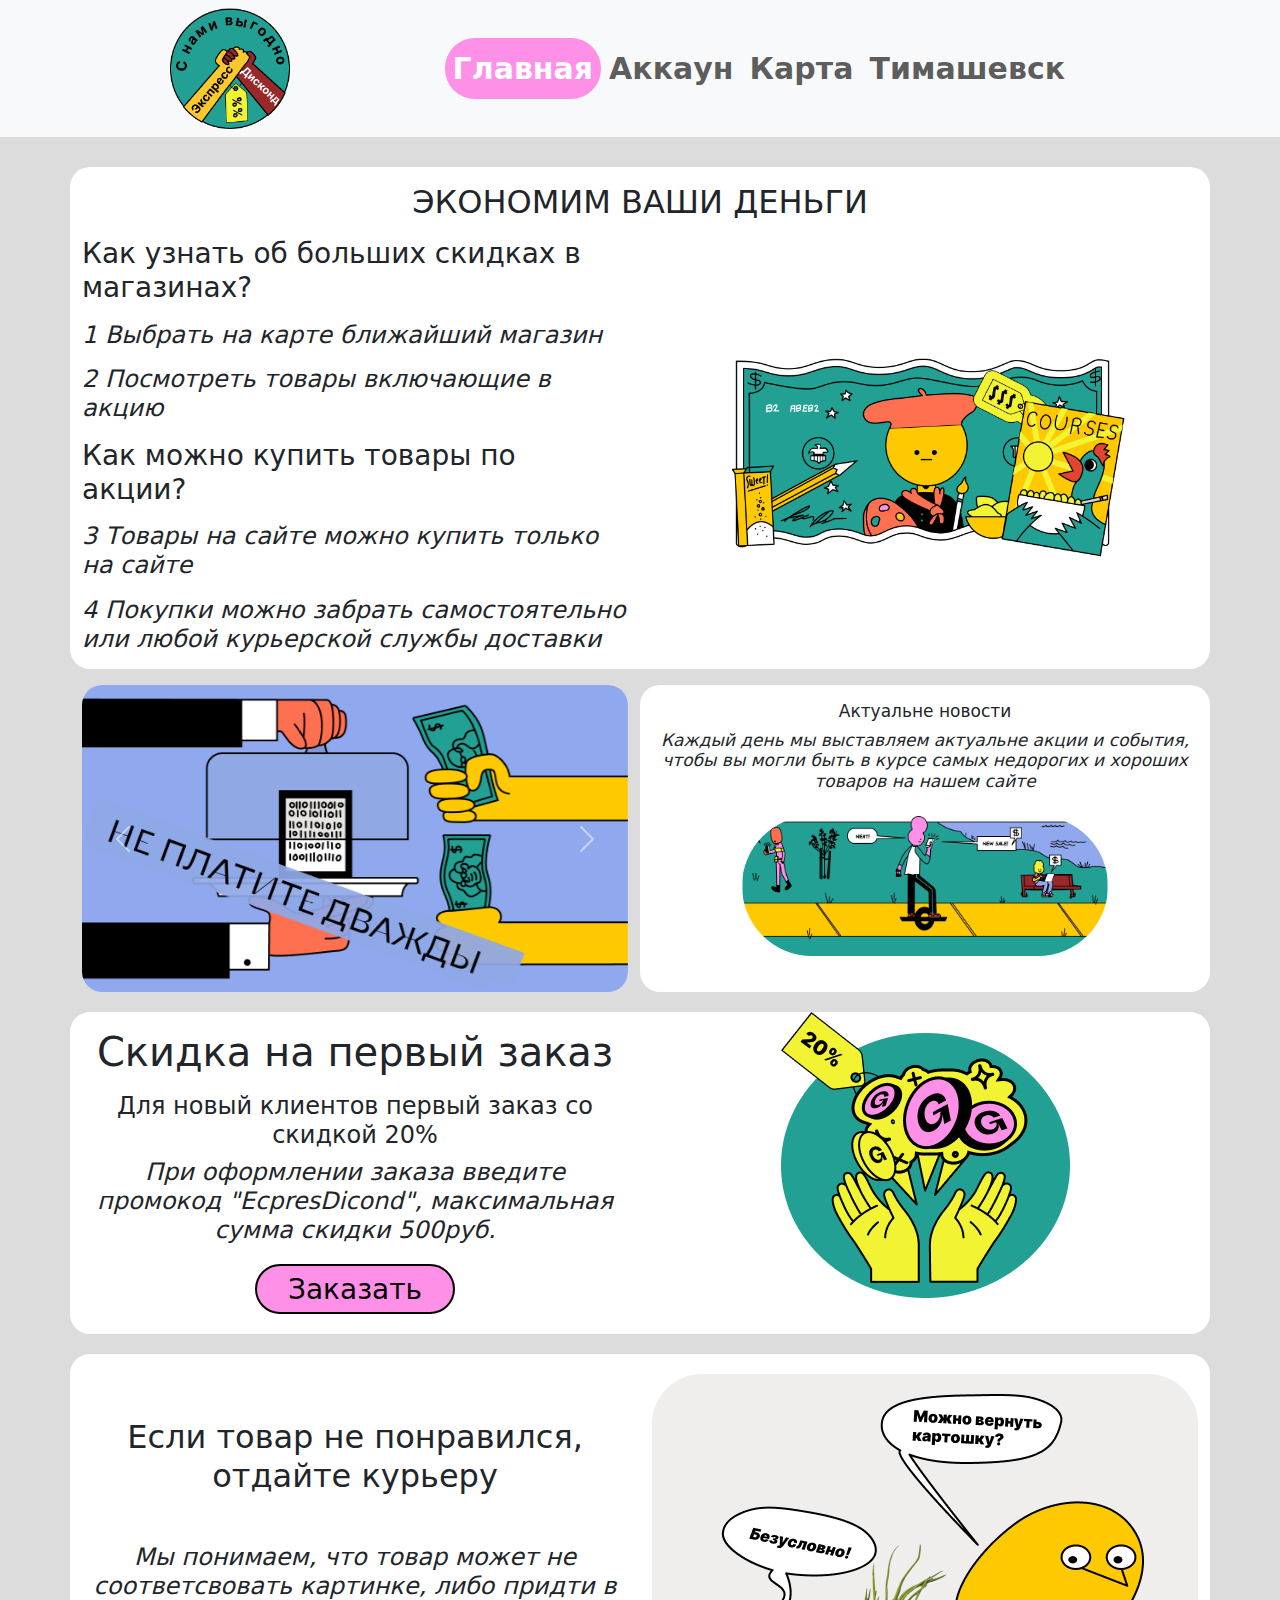
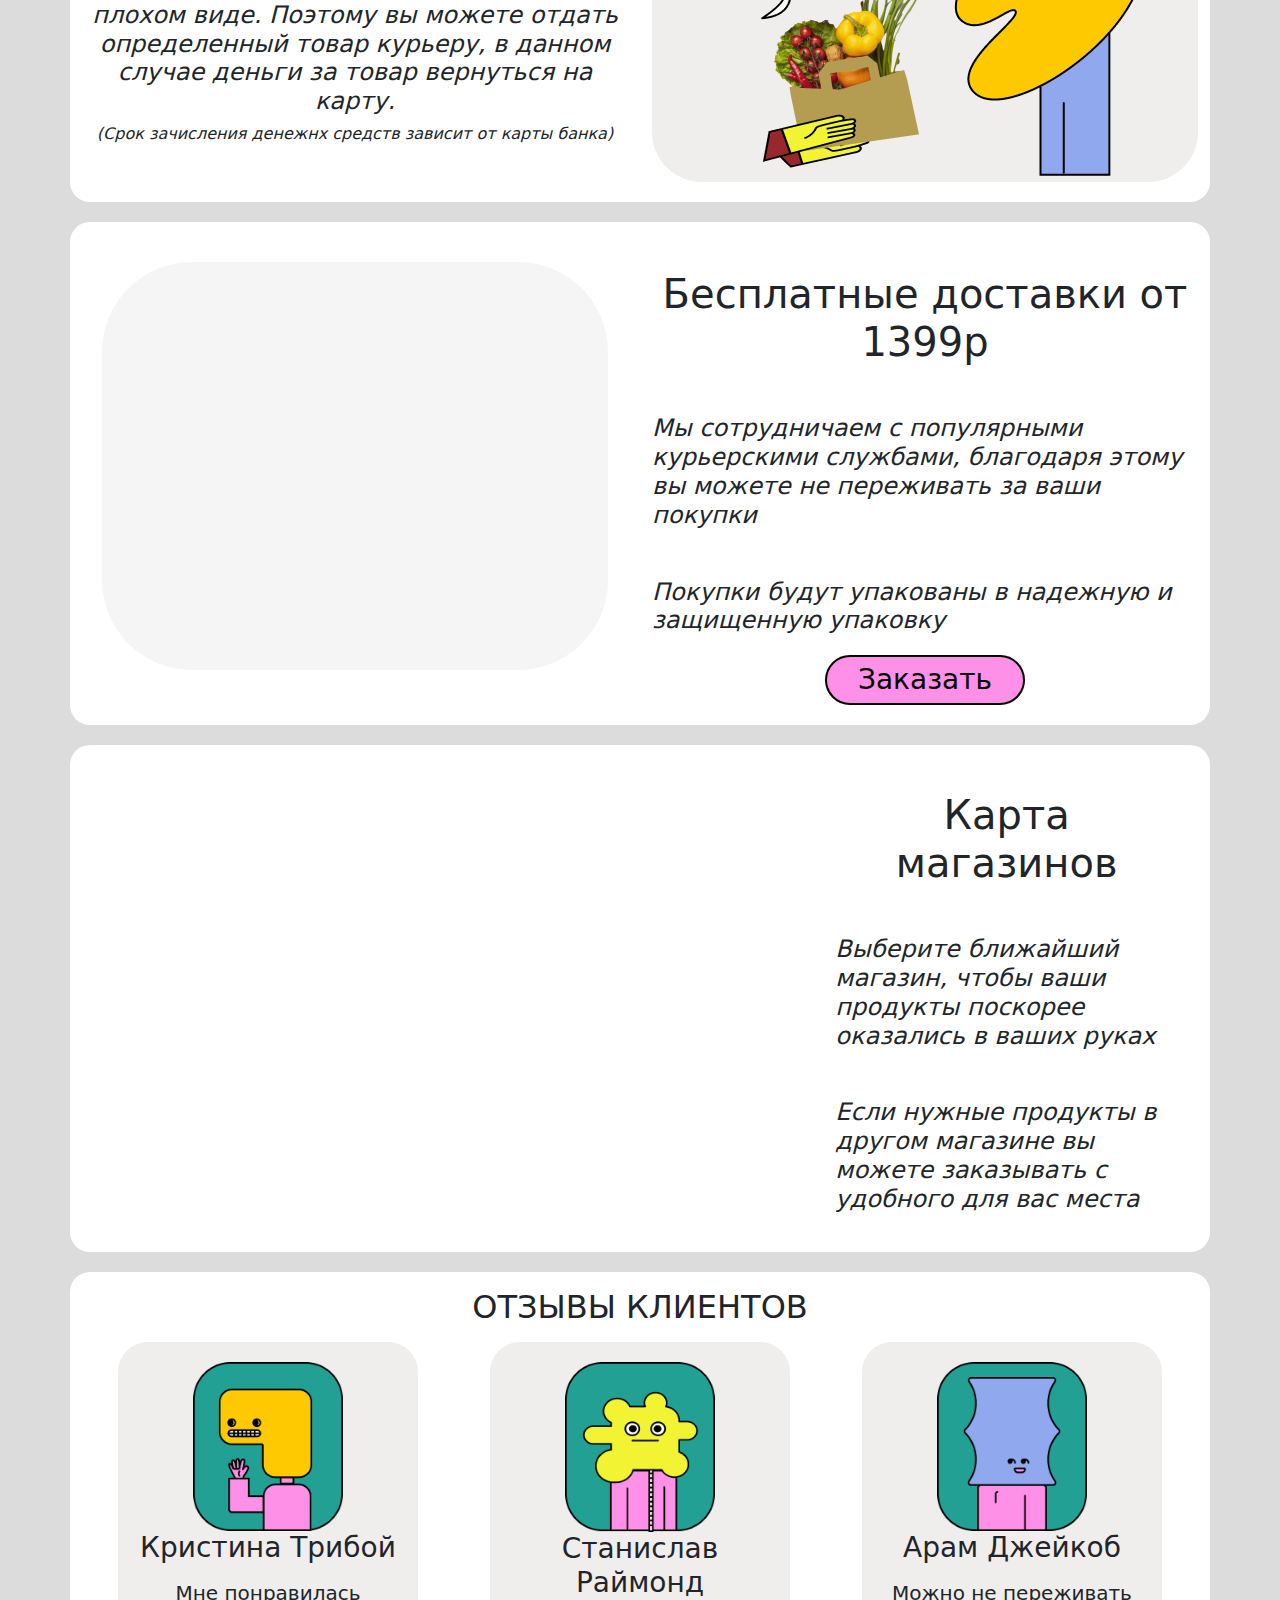
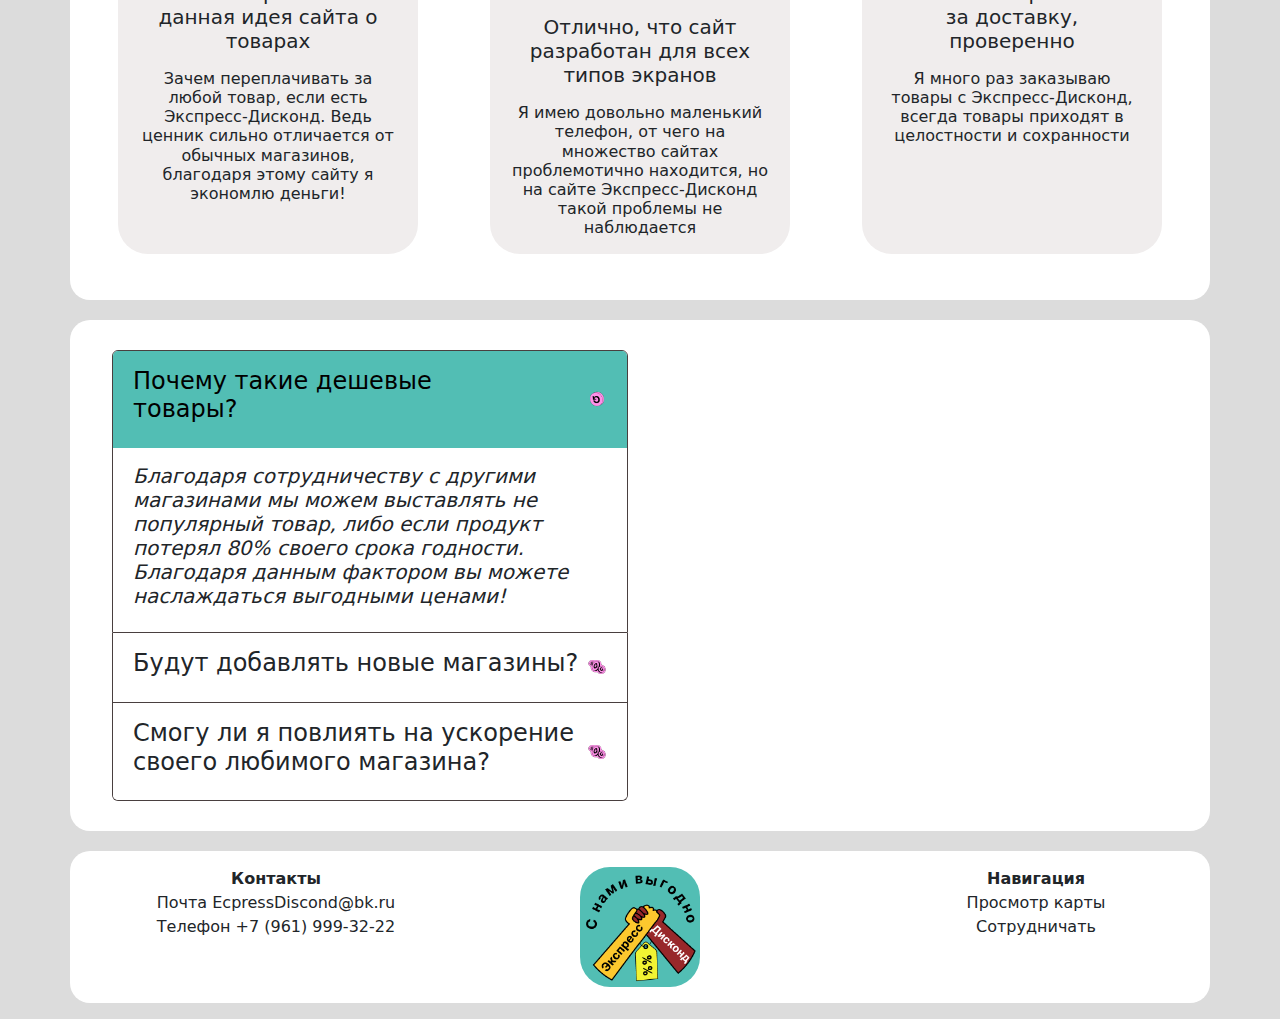
<file: timashevsk.html>
<!DOCTYPE html>
<html lang="en">
<head>
    <meta charset="UTF-8">
    <meta name="viewport" content="width=device-width, initial-scale=1.0">
    <link rel="stylesheet" href="CSS/bootstrap.min.css">
    <link rel="stylesheet" href="CSS/fontello.css">
    <link rel="stylesheet" href="CSS/timashevsk.css">
    <link rel="shortcut icon" href="img/00000.png" />
    <title>ЭкспрессДисконд</title>
</head>
<body>
    <!-- <header>
        <div class="container mb-3">
            <div class="row">
              <div class="col text-start">
                <h1 >Экспресс-Дисконд</h1>
              </div>
              <div class="col menu">
                <h5>Главная</h5>
                <h5>Карта</h5>
                <h5>Меню</h5>
                <img src="img/user.png" class="imguser img-fluid" alt="">
              </div>
            </div>
          </div>
    </header> -->
    
    <nav class="navbar navbar-expand-lg bg-body-tertiary lololo">
      <div class="container-fluid menu2">
        <a class="navbar-brand menu3" href="#">ЭкспрессДисконд</a>
        <img src="img/00000.png " class="img-fluid imgmenu" alt="">
        <button class="navbar-toggler" type="button" data-bs-toggle="collapse" data-bs-target="#navbarNavAltMarkup" aria-controls="navbarNavAltMarkup" aria-expanded="false" aria-label="Переключатель навигации">
          <span class="navbar-toggler-icon"></span>
        </button>
        <div class="collapse navbar-collapse" id="navbarNavAltMarkup">
          <div class="navbar-nav">
            <a class="nav-link active rozovi koko" aria-current="page" href="timashevsk.html">Главная</a>
            <a class="nav-link koko" href="Acc.html">Аккаун</a>
            <a class="nav-link koko" href="kartatimas.html">Карта</a>
            <a class="nav-link " data-bs-toggle="modal" data-bs-target="#exampleModal">Тимашевск</a>
          </div>
        </div>
      </div>
    </nav>
    <section class="one mb-3">
        <div class="container oneone">
            <div class="row">
              <div class="col">
                <h2 class="text-center text-uppercase mb-3 mt-3">Экономим ваши деньги</h2>
              </div>
            </div>
            <div class="row align-items-center">
              <div class="col-lg-6 col-sm-12">
                <h3 class="mb-3">Как узнать об больших скидках в магазинах?</h3>
                <h4 class="mb-3 fst-italic fw-normal">1 Выбрать на карте ближайший магазин</h4>
                <h4 class="mb-3 fst-italic fw-normal">2 Посмотреть товары включающие в акцию</h4>
                <h3 class="mb-3">Как можно купить товары по акции?</h3>
                <h4 class="mb-3 fst-italic fw-normal">3 Товары на сайте можно купить только на сайте</h4>
                <h4 class=" fst-italic fw-normal mb-3">4 Покупки можно забрать самостоятельно или любой курьерской службы доставки</h4>
              </div>
              <div class="col-lg-6 col-sm-12  text-center">
                  <img src="img/22222.png" class="img-fluid imgone" alt="">
              </div>
              
            </div>
          </div>
    </section>
    <section class="two">
      <div class="container">
        <div class="row">
          <div class="col-lg-6 col-sm-12">
            <div id="carouselExampleInterval" class="carousel slide" data-bs-ride="carousel">
              <div class="carousel-inner">
                <div class="carousel-item active" data-bs-interval="4000">
                  <img src="img/33333.png" class="img-fluid imgTwo" alt="...">
                </div>
                <div class="carousel-item" data-bs-interval="4000">
                  <img src="img/44444.png" class="img-fluid imgTwo" alt="...">
                </div>
                <div class="carousel-item">
                  <img src="img/55555.png" class="img-fluid imgTwo" alt="...">
                </div>
              </div>
              <button class="carousel-control-prev" type="button" data-bs-target="#carouselExampleInterval" data-bs-slide="prev">
                <span class="carousel-control-prev-icon" aria-hidden="true"></span>
                <span class="visually-hidden">Предыдущий</span>
              </button>
              <button class="carousel-control-next" type="button" data-bs-target="#carouselExampleInterval" data-bs-slide="next">
                <span class="carousel-control-next-icon" aria-hidden="true"></span>
                <span class="visually-hidden">Следующий</span>
              </button>
            </div>
          </div>
          <div class="col-lg-6 col-sm-12 slidetwwo">
            <div class="textOne">
              <h1 class="text-center mt-3 text1">Актуальне новости</h1>
              <h4 class="text-center text1 fst-italic fw-normal">Каждый день мы выставляем актуальне акции и события, чтобы вы могли быть в курсе самых недорогих и хороших товаров на нашем сайте</h4>
              <img src="img/666.png" class="img-fluid img666 " alt="">
            </div>
          </div>
        </div>
      </div>
    </section>
    <section class="seven">
      <div class="container seven">
        <div class="row">
          <div class="col-lg-6 col-sm-12 sevenslaider">
            <h1 class="text-center mt-3 mb-3">Скидка на первый заказ</h1>
            <h4 class="text-center fw-normal">Для новый клиентов первый заказ со скидкой 20%</h4>
            <h4 class="text-center fst-italic fw-normal">При оформлении заказа введите промокод "EcpresDicond", максимальная сумма скидки 500руб.</h4>
            <button class="buttonzakaz">
              <h3 class="textzakazat" ><a  href = "shop.html" style="text-decoration: none; color:black;">Заказать</a></h3>
            </button>
          </div>
          <div class="col-lg-6 col-sm-12  text-center ">
            <div class="flip-card">
              <div class="flip-card-inner">
                <div class="flip-card-front">
            <img src="img/1010.png" class="imgseven mb-3" alt="">
          </div>
          <!-- <div class="flip-card-back">
                  <h4>"EcpresDicond"</h1>
            </div> -->
          </div>
        </div>
          </div>
        </div>
      </div>
    </section>
    <section class="eight">
      <div class="container eight">
        <div class="row">
          <div class="col-lg-6 col-sm-12 mt-3 slaidereight">
            <h2 class="text-center mt-5">Если товар не понравился, отдайте курьеру</h1>
            <h4 class="text-center mt-5 fst-italic fw-normal">Мы понимаем, что товар может не соответсвовать картинке, либо придти в плохом виде. Поэтому вы можете отдать определенный товар курьеру, в данном случае деньги за товар вернуться на карту. </h4>
            <h6 class="text-center fst-italic fw-normal">(Срок зачисления денежнх средств зависит от карты банка)</h6>

          </div>
        <div class="col-lg-6 col-sm-12 text-center slaidereighttwo ">
          <div class="bacgroundslaidereight">
          <img src="img/slaider8.png" class="imgeight img-fluid" alt="">
        </div>
      </div>
      </div>
      </div>
    </section>
    <section class="free">
      <div class="container free">
        <!-- <div class="row">
          <div class="col">
            <h1 class="text-center mt-3 mb-3">Бесплатные доставки</h1>
          </div>
        </div> -->
        <div class="row">
          <div class="col-lg-6 col-sm-12">
            <div class="slidetwo">
              <img src="img/7777.png" class="img-fluid img777 anim left-header" alt="">
            </div>
          </div>
          <div class="col-lg-6 col-sm-12">
            <div class="slidefree">
              <h1 class="text-center mt-5">Бесплатные доставки от 1399р</h1>
              <h4 class="mt-5 fst-italic fw-normal">Мы сотрудничаем с популярными курьерскими службами, благодаря этому вы можете не переживать за ваши покупки</h4>
              <h4 class="mt-5 fst-italic fw-normal">Покупки будут упакованы в надежную и защищенную упаковку</h4>
              <button class="buttonzakaz">
                <h3 class="textzakazat"><a  href = "shop.html" style="text-decoration: none; color:black;">Заказать</a></h3>
              </button>
            </div>
          </div>
        </div>
      </div>
    </section>
    <section class="six">
      <div class="container six">
          <div class="row six">
            <div class="col-lg-8 col-sm-12">
              <div class="cruglaekarta">
              <div id="map" class="map" style="width: 100%; height: 400px; border-radius: 30px;"></div>
            </div>
            </div>
            <div class="col-lg-4 col-sm-12">
              <h1 class="text-center mt-3 mb-3">Карта магазинов</h1>
              <h4 class="mt-5 fst-italic fw-normal">Выберите ближайший магазин, чтобы ваши продукты поскорее оказались в ваших руках</h4>
              <h4 class="mt-5 fst-italic fw-normal">Если нужные продукты в другом магазине вы можете заказывать с удобного для вас места</h4>
            </div>
          </div>
        </div>
    </section>
    <section class="seven">
      <div class="container seven">
        <div class="row">
          <div class="col-12">
            <h2 class="text-center text-uppercase color2 mb-3 mt-3">Отзывы клиентов</h2>
          </div>
          <div class="row sevenrow mb-3">
            <div class="col-md-4 col-sm-12 sevenotz">
              <img src="img/otz1.png" class="img-fluid imgotz" alt="">
              <h3 class="text-center">Кристина Трибой</h3>
              <h5 class="mb-3 mt-3 text-center seven5">Мне понравилась данная идея сайта о товарах</h5>
              <h6 class="mb-3 mt-3 text-center seven5">Зачем переплачивать за любой товар, если есть Экспресс-Дисконд. Ведь ценник сильно отличается от обычных магазинов, благодаря этому сайту я экономлю деньги!</h6>
              <div class="lineend"> </div>
            </div>
            <div class="col-md-4 col-sm-12 sevenotz">
              <img src="img/otz2.png" class="img-fluid imgotz" alt="">
              <h3 class="text-center">Станислав Раймонд</h3>
              <h5 class="mb-3 mt-3 text-center seven5">Отлично, что сайт разработан для всех типов экранов</h5>
              <h6 class="mb-3 text-center seven5">Я имею довольно маленький телефон, от чего на множество сайтах проблемотично находится, но на сайте Экспресс-Дисконд такой проблемы не наблюдается</h6>
              <div class="lineend"> </div>
            </div>
            <div class="col-md-4 col-sm-12 sevenotz">
              <img src="img/otz3.png " class="img-fluid imgotz" alt="">
              <h3 class="text-center">Арам Джейкоб</h3>
              <h5 class="mb-3 mt-3 text-center seven5">Можно не переживать за доставку, проверенно</h5>
              <h6 class="mb-3 text-center seven5">Я много раз заказываю товары с Экспресс-Дисконд, всегда товары приходят в целостности и сохранности</h6>
              <div class="lineend"> </div>
            </div>
          </div>
        </div>
      </div>
     </section>
     <section class="five">
      <div class="container five">
        <div class="row fiverow">
          <div class="col">
            <h2 class="text-center text-uppercase mb-3 mt-3 text-uppercase">Остались вопросы? <br> Сейчас ответим!</h2>
          </div>
        </div>
          <div class="row">
            <div class="col-lg-6 col-sm-12">
              <div class="accordion one" id="accordionExample">
                <div class="accordion-item">
                  <h2 class="accordion-header">
                    <button class="accordion-button" type="button" data-bs-toggle="collapse" data-bs-target="#collapseOne" aria-expanded="true" aria-controls="collapseOne">
                      
                      <h4>Почему такие дешевые товары?</h4>
                    </button>
                  </h2>
                  <div id="collapseOne" class="accordion-collapse collapse show" data-bs-parent="#accordionExample">
                    <div class="accordion-body">
                      <h5 class="fst-italic">Благодаря сотрудничеству с другими магазинами мы можем выставлять не популярный товар, либо если продукт потерял 80% своего срока годности.<br> Благодаря данным фактором вы можете наслаждаться выгодными ценами!</h5>

                    </div>
                  </div>
                </div>
                <div class="accordion-item">
                  <h2 class="accordion-header">
                    <button class="accordion-button collapsed" type="button" data-bs-toggle="collapse" data-bs-target="#collapseTwo" aria-expanded="false" aria-controls="collapseTwo">
                      <h4>Будут добавлять новые магазины?</h4>
                    </button>
                  </h2>
                  <div id="collapseTwo" class="accordion-collapse collapse" data-bs-parent="#accordionExample">
                    <div class="accordion-body">
                      <h5 class="fst-italic">Мы стараемся сотрудничать с другими организациями, чтобы вы смогли найти свои товары в вашем любимом магазине по выгодным ценам!</h5>

                    </div>
                  </div>
                </div>
                <div class="accordion-item">
                  <h2 class="accordion-header">
                    <button class="accordion-button collapsed" type="button" data-bs-toggle="collapse" data-bs-target="#collapseThree" aria-expanded="false" aria-controls="collapseThree">
                      <h4>Смогу ли я повлиять на ускорение своего любимого магазина?</h4>
                    </button>
                  </h2>
                  <div id="collapseThree" class="accordion-collapse collapse" data-bs-parent="#accordionExample">
                    <div class="accordion-body">
                      <h5 class="fst-italic">Конечно можете! Благодаря опроснику мы будем знать какие магазины самые популярные, вследствие чего данный магазин быстрее окажется на нашем сайте!</h5>
                    </div>
                  </div>
                </div>
              </div>
            </div>
            <div class="col-lg-6 col-sm-12 img8">
              <img src="img/888888.png" class="img8888 img-fluid anim right-header " alt="">
            </div>
          </div>
        </div>
      </div>
    </section>
    <footer>
      <div class="container footer1 mb-3">
        <div class="row footer2 ">
          <div class="col-md-4 col-sm-12 clfooter mt-3">
            <ul class="spioc text-center">
              <li class="fw-bold">Контакты</li>
              <li>Почта EcpressDiscond@bk.ru</li>
              <li>Телефон +7 (961) 999-32-22</li>
            </ul>
          </div>
          <div class="col-md-4 col-sm-12 mt-3">
            <img src="img/footer.png" class="img-fluid imgfooter mb-3" alt="">
          </div>
          <div class="col-md-4 col-sm-12 clfooter mt-3">
          <ul class="spioc text-center">
            <li class="fw-bold">Навигация</li>
            <li>Просмотр карты</li>
            <li>Сотрудничать</li>
          </ul>
        </div>
        </div>
      </div>

      <section>
        <div class="container">
          <div class="row">
            <div class="col-12"></div>
          </div>
        </div>
      </section>
      
    </footer>
    <div class="modal fade" id="exampleModal" tabindex="-1" aria-labelledby="exampleModalLabel" aria-hidden="true">
      <div class="modal-dialog">
        <div class="modal-content">
          <div class="modal-header">
            <h5 class="modal-title ccc" id="exampleModalLabel">Выберите город</h5>
            <button type="button" class="btn-close" data-bs-dismiss="modal" aria-label="Close"></button>
          </div>
          <div class="modal-body">
            <a href="krasnodar.html" class="ccc">Краснодар</a>
            <a href="rostov.html" class="ccc">Ростов-на-Дону</a>
            <a href="timashevsk.html" class="ccc">Тимашевск</a>
          </div>
          <div class="modal-footer">
            <button type="button" class="btn btn-secondary" data-bs-dismiss="modal">Закрыть</button>
          </div>
        </div>
      </div>
    </div>



        <script src="JS/bootstrap.bundle.min.js"></script>
        <script src="JS/animation.js"></script>
        <script src="https://api-maps.yandex.ru/2.1/?apikey=ваш API-ключ&lang=ru_RU">
        </script>
        <script src="JS/timashevsk.js"></script>
</body>
</html>
</file>
<file: CSS/fontello.css>
@font-face {
  font-family: 'fontello';
  src: url('../font/fontello.eot?42172333');
  src: url('../font/fontello.eot?42172333#iefix') format('embedded-opentype'),
       url('../font/fontello.woff2?42172333') format('woff2'),
       url('../font/fontello.woff?42172333') format('woff'),
       url('../font/fontello.ttf?42172333') format('truetype'),
       url('../font/fontello.svg?42172333#fontello') format('svg');
  font-weight: normal;
  font-style: normal;
}
/* Chrome hack: SVG is rendered more smooth in Windozze. 100% magic, uncomment if you need it. */
/* Note, that will break hinting! In other OS-es font will be not as sharp as it could be */
/*
@media screen and (-webkit-min-device-pixel-ratio:0) {
  @font-face {
    font-family: 'fontello';
    src: url('../font/fontello.svg?42172333#fontello') format('svg');
  }
}
*/
 
 [class^="icon-"]:before, [class*=" icon-"]:before {
  font-family: "fontello";
  font-style: normal;
  font-weight: normal;
  speak: never;
 
  display: inline-block;
  text-decoration: inherit;
  width: 1em;
  margin-right: .2em;
  text-align: center;
  /* opacity: .8; */
 
  /* For safety - reset parent styles, that can break glyph codes*/
  font-variant: normal;
  text-transform: none;
 
  /* fix buttons height, for twitter bootstrap */
  line-height: 1em;
 
  /* Animation center compensation - margins should be symmetric */
  /* remove if not needed */
  margin-left: .2em;
 
  /* you can be more comfortable with increased icons size */
  /* font-size: 120%; */
 
  /* Font smoothing. That was taken from TWBS */
  -webkit-font-smoothing: antialiased;
  -moz-osx-font-smoothing: grayscale;
 
  /* Uncomment for 3D effect */
  /* text-shadow: 1px 1px 1px rgba(127, 127, 127, 0.3); */
}
 
.icon-phone:before { content: '\e800'; } /* '' */
.icon-location:before { content: '\e801'; } /* '' */
.icon-heart:before { content: '\e802'; } /* '' */
.icon-upload-cloud-outline:before { content: '\e803'; } /* '' */
.icon-chart-bar:before { content: '\e804'; } /* '' */
.icon-help:before { content: '\e805'; } /* '' */
.icon-thumbs-up:before { content: '\e806'; } /* '' */
.icon-group:before { content: '\e807'; } /* '' */
.icon-down-open:before { content: '\e808'; } /* '' */
.icon-left-open:before { content: '\e809'; } /* '' */
.icon-right-open:before { content: '\e80a'; } /* '' */
.icon-up-open:before { content: '\e80b'; } /* '' */
.icon-down-dir:before { content: '\e80c'; } /* '' */
.icon-up-dir:before { content: '\e80d'; } /* '' */
.icon-left-dir:before { content: '\e80e'; } /* '' */
.icon-right-dir:before { content: '\e80f'; } /* '' */
.icon-twitter:before { content: '\f099'; } /* '' */
.icon-facebook:before { content: '\f09a'; } /* '' */
.icon-github-circled:before { content: '\f09b'; } /* '' */
.icon-list-numbered:before { content: '\f0cb'; } /* '' */
.icon-mail-alt:before { content: '\f0e0'; } /* '' */
.icon-mobile:before { content: '\f10b'; } /* '' */
.icon-code:before { content: '\f121'; } /* '' */
.icon-rouble:before { content: '\f158'; } /* '' */
.icon-youtube-play:before { content: '\f16a'; } /* '' */
.icon-instagram:before { content: '\f16d'; } /* '' */
.icon-vkontakte:before { content: '\f189'; } /* '' */
.icon-file-video:before { content: '\f1c8'; } /* '' */
.icon-paper-plane:before { content: '\f1d8'; } /* '' */
.icon-chart-line:before { content: '\f201'; } /* '' */
</file>
<file: CSS/main.css>
body{
    background-color: #DCDCDC;
}
.lololo{
    position: sticky;
    top: 0;
    z-index: 3;
}
/* header{
    background-color: white;
    border-radius: 10px;
    position: fixed;
    right: 0;
    top: 0;
    left: 0;
}
.menu{
    display: flex;
    justify-content: space-around;
    align-items: center;
    
} */
.menu2{
    width: 1200px;
}
.menu3{
    font-size: 30px;
}
.koko{
    border-radius: 30px;
   
}
.koko:hover{
    border-radius: 30px;
    background-color: #FF90E8;
    color: white;
    margin: 0;
    
}
.navbar-nav {
    --bs-nav-link-padding-x: 0;
    --bs-nav-link-padding-y: 0.5rem;
    --bs-nav-link-font-weight: ;
    --bs-nav-link-color: var(--bs-navbar-color);
    --bs-nav-link-hover-color: var(--bs-navbar-hover-color);
    --bs-nav-link-disabled-color: var(--bs-navbar-disabled-color);
    display: flex;
    flex-direction: column;
    padding-left: 0;
    margin-bottom: 0;
    list-style: none;
    font-size: 30px;
    font-weight: bold;
}
.imgmenu{
    width: 120px;
    margin-left: 10%;
}
.rozovi{
    background-color: #FF90E8;
    border-radius: 30px;
    margin: 0;
    color: white;
}
.active.rozovi.koko{
    color: white;
}
.rozovi:hover{
    background-color: brown;
    
}
@media screen and (max-width: 1095px) { 
    .imgmenu{
        margin: 0;
        margin-left: 7%;
        
    }
 }
 @media screen and (max-width: 992px) { 
    .imgmenu{
        display: none;
    }
 }
@media (min-width: 992px) {
    .navbar-expand-lg .navbar-collapse {
        margin: 30px;
        display: flex !important;
        justify-content: center;
    }
    .menu3{
        display: none;
    }
}
.imguser{
    max-width: 60px;
    max-height: 60px;
   
}
.oneone{
    background-color: white;
   
    border-radius: 20px;
}
section.one{
    margin-top: 30px;
}
@media screen and (max-width: 767px) { 
    section.one {
    margin-top: 30px;
    }
}
/* @media screen and (max-width: 1950px) { 
    section.one {
    margin: 0 20% 0 20%;
    }
    }
@media screen and (max-width: 1500px) { 
    section.one {
    margin: 0 120px;
    }
}
@media screen and (max-width: 1288px) { 
    .imgone {
    margin-top: 100px;
    }
    section.one{
        margin: 0 30px;
    }
}
@media screen and (max-width: 990px) { 
    .imgone {
    margin: 0;
    }
}
@media screen and (max-width: 650px) { 
section.one{
margin: 0;
}
} */
section.two{
    border-radius: 20px;
}
.carousel-inner{
    background-color: white;
    border-radius: 20px;
    margin: auto 0;
}

.imgone{
    width: 400px;
}
.imgTwo{
    display: block;
   margin: 0 auto;
   
}
/* Меняет картинку 
@media screen and (max-width: 1470px) { 
    .imgone {
        content: url("../img/111.jpg");
    }
}
@media screen and (max-width: 980px) { 
    .imgone {
        content: url("../img/222.png");
    }
} */
/* Скоращает дистанцию в картинки
 @media screen and (max-width: 1470px) { 
.imgone {
    margin-top: 190px;
}
}ы
@media screen and (max-width: 989px) { 
    .imgone {
        margin: 0;
    }
} */
.slidetwwo{
    
    background-color: white;
    border-radius: 20px;
}
.img666{
    border-radius: 80px;
    max-height: 180px;
    display: block;
    margin: 0 auto;

}
@media screen and (max-width: 1399px) { 
    .text1 {
        font-size: 17px;
    }
    .img666{
        margin-top: 6px;
        max-height: 140px;
    }
}
@media (min-width:1199px) and (max-width: 1399px) { 
    .text1 {
        font-size: 17px;
    }
    .img666{
        margin-top: 25px;
        max-height: 140px;
    }
}
@media screen and (max-width: 991px) { 
    .slidetwwo{
        margin-top: 20px;
    }
 }
 



 /*3etap*/
.container.free, .container.seven, .container.eight,.container.six, .container.footer1{
    margin-top: 20px;
    background-color: white;
    border-radius: 20px;
}
 
 .img777{
    max-width: 300px;
    display: block;
    margin: 0 auto;
 }
 /*добавил анимацию для курьера*/
 .anim.left-header{
    transform: translateX(-30%);
    transition: all 8s;
    opacity: 0;
 }
 .anim.left-header.active{
    transform: translateX(0);
    opacity: 1;
 }
 .slidetwo{
    background-color: whitesmoke;
    border-radius: 90px;
    margin: 20px;
 }
 @media (min-width: 991px) and (max-width: 1399px) { 
    .slidetwo{
        margin-top: 40px;
    }
 }
 .buttonzakaz{
    display: flex;
    margin: 0 auto;
    width: 200px;
    height: 50px;
    border-radius: 30px;
    border: 2px black solid;
    background-color: #FF90E8;
    margin-bottom: 20px;
    margin-top: 20px;
 }
 .buttonzakaz:hover{
    background-color: brown;
 }
 .textzakazat{
    margin: auto auto;
 }


 /*4 otdelenie */
 .container.five{
    margin-top: 20px;
    background-color: white;
    border-radius: 20px;
 }
 .img8888{
    display: block;
    margin: 0 auto;
 }
 /*Добвил анимацию*/
 .anim.right-header{
    transform: translateX(+20%);
    transition: all 4s;
    opacity: 0;
 }
 .anim.right-header.active{
    transform: translateX(0);
    opacity: 1;
 }
 .accordion.one{
    margin-top: 30px;
   margin-left: 30px;
   margin-bottom: 30px;
 }
 @media screen and (max-width: 1399px) {
    .img8{
        margin: auto 0;
    }
 }
 @media screen and (max-width: 991px) { 
    .img8888{
        display: none;
    }
    .accordion.one{
        margin: 20px auto;
    }
 }
 @media screen and (min-width: 991px) { 
    .fiverow{
        display: none;
    }
 }
 .accordion-button::after{
    background-image: url(../img/gumroad\ coin\ 1.png);
 }
 .accordion-button:not(.collapsed)::after{
    background-image: url(../img/gumroad\ coin\ 2.png);
    width: 90px;
 }
 .accordion-button:not(.collapsed){
    box-shadow: none;
    background-color: #52BEB4;
    color: black;
 }
 .accordion-item{
    border: rgb(73, 63, 63) 1px solid;
 }
 .container.seven{
    background-color: white;
    margin-top: 20px;
    border-radius: 20px;
    
 }


 /* otzivi*/

.imgotz{
    display: block;
    margin: 0 auto;
    width: 150px;
    
}
.sevenrow{
    margin: 0 auto;
}
.sevenotz{
    background-color: #f0eded;
    border-radius: 30px;
    width: 400px;
    margin: 0 auto;
    padding: 20px 20px 0 20px;
    margin-bottom: 30px;
}

@media screen and (max-width: 1399px) { 
    .sevenotz{
       width: 300px;
    }
    .sevenrow{
        margin: 0 auto;
    }
 }
 @media screen and (max-width: 991px) { 
    .sevenotz{
       width: 200px;
    }
    .seven5{
        font-size:smaller;
    }
    .sevenrow h3{
        font-size:x-large;
    }
    .imgotz{
        width: 100px;
    }
 }
 @media screen and (max-width: 767px) { 
    .sevenotz{
       width: 150px;
    }
    .seven5{
        font-size:smaller;
    }
    .sevenrow h3{
        font-size:x-large;
    }
    .imgotz{
        width: 100px;
    }
 }
 @media screen and (max-width: 473px) { 
    .sevenotz{
       width: 110px;
       margin: 0 auto;
       
    }
    .sevenrow{
        background-color: #f0eded;
        border-radius: 30px;
        
    }
    .seven5 {
        font-size: 10px;
       
    }
    .sevenrow h3{
        font-size: 16px;
        
    }
    .imgotz{
        width: 100px;
    }
 }
 /*слайдер 8*/
 .imgeight{
    margin-top: 20px;
 }
 .bacgroundslaidereight{
    background-color: #f0eded;
    border-radius: 50px;
    margin-top: 20px;
    margin-bottom: 20px;
 }

 /* слайдер карта */

 .map{
    border-radius: 30px;
 }
 [class*="copyrights-pane"]{
    display: none !important;
 }
 [class*="ground-pane"]{
    filter: hue-rotate(180deg);
	-ms-filter: hue-rotate(180deg);
	-webkit-filter: hue-rotate(180deg);
	-moz-filter: hue-rotate(180deg);
	-o-filter: hue-rotate(180deg);
    

	/* Розовый цвет !!!
    filter: hue-rotate(260deg);
  	-ms-filter: hue-rotate(260deg);
	-webkit-filter: hue-rotate(260deg);
 	-moz-filter: hue-rotate(260deg);
	-o-filter: hue-rotate(260deg);   */
}
.cruglaekarta{
    border-radius: 90px;
    overflow: hidden;
}
.row.six{
    padding-bottom: 30px;
    padding-top: 30px;
    padding-left: 20px;
    padding-right: 20px;
}

/*подвал */
.imgfooter{
    display: block;
    margin: 0 auto;
    width: 120px;
}
.clfooter ul{
    list-style: none;
    
}
.imgfooter{
    background-color: #52BEB4;
    border-radius: 30px;
}




/* .flip-card {
  background-color: transparent;
  width: 289px;
  height: 286px;
  perspective: 1000px; 
  margin-left: 140px;
}


.flip-card-inner {
  position: relative;
  width: 100%;
  height: 100%;
  text-align: center;
  transition: transform 0.8s;
  transform-style: preserve-3d;
}

.flip-card:hover .flip-card-inner {
  transform: rotateY(180deg);
}


.flip-card-front, .flip-card-back {
  position: absolute;
  width: 100%;
  height: 100%;
  -webkit-backface-visibility: hidden; 
  backface-visibility: hidden;
}


.flip-card-front {
  
  color: black;
}


.flip-card-back {
    padding-top: 120px;
    background-image: url(../img/obratno.png);
  color: white;
  transform: rotateY(180deg);
} */
.ccc{
    color: black;
    font-size: 30px;
    display: block;
}
</file>
<file: CSS/main3.css>
body{
    background-color: #DCDCDC;
}
.menu2{
    width: 1200px;
}
.menu3{
    font-size: 30px;
}
.koko{
    border-radius: 30px;
   
}
.koko:hover{
    border-radius: 30px;
    background-color: #FF90E8;

    margin: 0;
    color: white;
}
.imgmenu{
    width: 120px;
    margin-left: 10%;
}
.navbar-nav {
    --bs-nav-link-padding-x: 0;
    --bs-nav-link-padding-y: 0.5rem;
    --bs-nav-link-font-weight: ;
    --bs-nav-link-color: var(--bs-navbar-color);
    --bs-nav-link-hover-color: var(--bs-navbar-hover-color);
    --bs-nav-link-disabled-color: var(--bs-navbar-disabled-color);
    display: flex;
    flex-direction: column;
    padding-left: 0;
    margin-bottom: 0;
    list-style: none;
    font-size: 30px;
    font-weight: bold;
}
.rozovi{
    background-color: #FF90E8;
    border-radius: 30px;
    margin: 0;
    color: white;
}
.rozovi:hover{
    background-color: brown;
    color: white;
}
@media screen and (max-width: 1095px) { 
    .imgmenu{
        margin: 0;
        margin-left: 7%;
        
    }
 }
 @media screen and (max-width: 992px) { 
    .imgmenu{
        display: none;
    }
 }
@media (min-width: 992px) {
    .navbar-expand-lg .navbar-collapse {
        margin: 30px;
        display: flex !important;
        justify-content: center;
    }
    .menu3{
        display: none;
    }
}
.one{
    margin-top: 20px;
    background-color: white;
    border-radius: 20px;
    padding: 50px 0;
    width: 300px;
}
.two{
    width: 200px;
    margin: 0 auto;
}
button{
    border-radius: 30px;
    display: block;
    margin: 20px auto 0 auto;
    background-color: #d198c6;
}
.ccc{
    color: black;
    font-size: 30px;
    display: block;
}
</file>
<file: CSS/main2.css>
body{
    background-color: #DCDCDC;
}
.lololo{
    position: sticky;
    top: 0;
    z-index: 3;
}
.menu2{
    width: 1200px;
}
.menu3{
    font-size: 30px;
}
.koko{
    border-radius: 30px;
   
}
.koko:hover{
    border-radius: 30px;
    background-color: #FF90E8;

    margin: 0;
    color: white;
}
.navbar-nav {
    --bs-nav-link-padding-x: 0;
    --bs-nav-link-padding-y: 0.5rem;
    --bs-nav-link-font-weight: ;
    --bs-nav-link-color: var(--bs-navbar-color);
    --bs-nav-link-hover-color: var(--bs-navbar-hover-color);
    --bs-nav-link-disabled-color: var(--bs-navbar-disabled-color);
    display: flex;
    flex-direction: column;
    padding-left: 0;
    margin-bottom: 0;
    list-style: none;
    font-size: 30px;
    font-weight: bold;
}
.imgmenu{
    width: 120px;
    margin-left: 10%;
}
.rozovi{
    background-color: #FF90E8;
    border-radius: 30px;
    margin: 0;
    color: white;
}
.rozovi:hover{
    background-color: brown;
    color: white;
}
@media screen and (max-width: 1095px) { 
    .imgmenu{
        margin: 0;
        margin-left: 7%;
        
    }
 }
 @media screen and (max-width: 992px) { 
    .imgmenu{
        display: none;
    }
 }
@media (min-width: 992px) {
    .navbar-expand-lg .navbar-collapse {
        margin: 30px;
        display: flex !important;
        justify-content: center;
    }
    .menu3{
        display: none;
    }
}
/*карта*/
.map{
    border-radius: 30px;
 }
 [class*="copyrights-pane"]{
    display: none !important;
 }
 [class*="ground-pane"]{
    filter: hue-rotate(180deg);
	-ms-filter: hue-rotate(180deg);
	-webkit-filter: hue-rotate(180deg);
	-moz-filter: hue-rotate(180deg);
	-o-filter: hue-rotate(180deg);
    

	/* Розовый цвет !!!
    filter: hue-rotate(260deg);
  	-ms-filter: hue-rotate(260deg);
	-webkit-filter: hue-rotate(260deg);
 	-moz-filter: hue-rotate(260deg);
	-o-filter: hue-rotate(260deg);   */
}
.cruglaekarta{
    border-radius: 90px;
    overflow: hidden;
}
.row.six{
    padding-bottom: 30px;
    padding-top: 30px;
    padding-left: 20px;
    padding-right: 20px;
}

/* кнопки фильтрации*/
.category-button{
    padding: 10px;
    margin-right: 10px;
    cursor: pointer;
    border-radius: 30px;
    background-color: #FF90E8;
    margin-bottom: 10px;
}

.category-button:hover{
    background-color: brown;
}
section.magazinn{
   margin: 0 auto; 
}
button{
    width: 90px;
    border: none;
}
.container.magazin{
    margin-top: 20px;
    background-color: white;
    border-radius: 20px;
    padding-bottom: 10px;
}
.cnopki{
    text-align: center;
}

.map{
    margin: 0 auto;
}
.ccc{
    color: black;
    font-size: 30px;
    display: block;
}
</file>
<file: CSS/krasnodar.css>
body{
    background-color: #DCDCDC;
}
.lololo{
    position: sticky;
    top: 0;
    z-index: 3;
}
/* header{
    background-color: white;
    border-radius: 10px;
    position: fixed;
    right: 0;
    top: 0;
    left: 0;
}
.menu{
    display: flex;
    justify-content: space-around;
    align-items: center;
    
} */
.menu2{
    width: 1200px;
}
.menu3{
    font-size: 30px;
}
.koko{
    border-radius: 30px;
   
}
.koko:hover{
    border-radius: 30px;
    background-color: #FF90E8;
    color: white;
    margin: 0;
    
}
.navbar-nav {
    --bs-nav-link-padding-x: 0;
    --bs-nav-link-padding-y: 0.5rem;
    --bs-nav-link-font-weight: ;
    --bs-nav-link-color: var(--bs-navbar-color);
    --bs-nav-link-hover-color: var(--bs-navbar-hover-color);
    --bs-nav-link-disabled-color: var(--bs-navbar-disabled-color);
    display: flex;
    flex-direction: column;
    padding-left: 0;
    margin-bottom: 0;
    list-style: none;
    font-size: 30px;
    font-weight: bold;
}
.imgmenu{
    width: 120px;
    margin-left: 10%;
}
.rozovi{
    background-color: #FF90E8;
    border-radius: 30px;
    margin: 0;
    color: white;
}
.active.rozovi.koko{
    color: white;
}
.rozovi:hover{
    background-color: brown;
    
}
@media screen and (max-width: 1095px) { 
    .imgmenu{
        margin: 0;
        margin-left: 7%;
        
    }
 }
 @media screen and (max-width: 992px) { 
    .imgmenu{
        display: none;
    }
 }
@media (min-width: 992px) {
    .navbar-expand-lg .navbar-collapse {
        margin: 30px;
        display: flex !important;
        justify-content: center;
    }
    .menu3{
        display: none;
    }
}
.imguser{
    max-width: 60px;
    max-height: 60px;
   
}
.oneone{
    background-color: white;
   
    border-radius: 20px;
}
section.one{
    margin-top: 30px;
}
@media screen and (max-width: 767px) { 
    section.one {
    margin-top: 120px;
    }
}
/* @media screen and (max-width: 1950px) { 
    section.one {
    margin: 0 20% 0 20%;
    }
    }
@media screen and (max-width: 1500px) { 
    section.one {
    margin: 0 120px;
    }
}
@media screen and (max-width: 1288px) { 
    .imgone {
    margin-top: 100px;
    }
    section.one{
        margin: 0 30px;
    }
}
@media screen and (max-width: 990px) { 
    .imgone {
    margin: 0;
    }
}
@media screen and (max-width: 650px) { 
section.one{
margin: 0;
}
} */
section.two{
    border-radius: 20px;
}
.carousel-inner{
    background-color: white;
    border-radius: 20px;
    margin: auto 0;
}

.imgone{
    width: 400px;
}
.imgTwo{
    display: block;
   margin: 0 auto;
   
}
/* Меняет картинку 
@media screen and (max-width: 1470px) { 
    .imgone {
        content: url("../img/111.jpg");
    }
}
@media screen and (max-width: 980px) { 
    .imgone {
        content: url("../img/222.png");
    }
} */
/* Скоращает дистанцию в картинки
 @media screen and (max-width: 1470px) { 
.imgone {
    margin-top: 190px;
}
}ы
@media screen and (max-width: 989px) { 
    .imgone {
        margin: 0;
    }
} */
.slidetwwo{
    
    background-color: white;
    border-radius: 20px;
}
.img666{
    border-radius: 80px;
    max-height: 180px;
    display: block;
    margin: 0 auto;

}
@media screen and (max-width: 1399px) { 
    .text1 {
        font-size: 17px;
    }
    .img666{
        margin-top: 6px;
        max-height: 140px;
    }
}
@media (min-width:1199px) and (max-width: 1399px) { 
    .text1 {
        font-size: 17px;
    }
    .img666{
        margin-top: 25px;
        max-height: 140px;
    }
}
@media screen and (max-width: 991px) { 
    .slidetwwo{
        margin-top: 20px;
    }
 }
 



 /*3etap*/
.container.free, .container.seven, .container.eight,.container.six, .container.footer1{
    margin-top: 20px;
    background-color: white;
    border-radius: 20px;
}
 
 .img777{
    max-width: 300px;
    display: block;
    margin: 0 auto;
 }
 /*добавил анимацию для курьера*/
 .anim.left-header{
    transform: translateX(-30%);
    transition: all 8s;
    opacity: 0;
 }
 .anim.left-header.active{
    transform: translateX(0);
    opacity: 1;
 }
 .slidetwo{
    background-color: whitesmoke;
    border-radius: 90px;
    margin: 20px;
 }
 @media (min-width: 991px) and (max-width: 1399px) { 
    .slidetwo{
        margin-top: 40px;
    }
 }
 .buttonzakaz{
    display: flex;
    margin: 0 auto;
    width: 200px;
    height: 50px;
    border-radius: 30px;
    border: 2px black solid;
    background-color: #FF90E8;
    margin-bottom: 20px;
    margin-top: 20px;
 }
 .buttonzakaz:hover{
    background-color: brown;
 }
 .textzakazat{
    margin: auto auto;
 }


 /*4 otdelenie */
 .container.five{
    margin-top: 20px;
    background-color: white;
    border-radius: 20px;
 }
 .img8888{
    display: block;
    margin: 0 auto;
 }
 /*Добвил анимацию*/
 .anim.right-header{
    transform: translateX(+20%);
    transition: all 4s;
    opacity: 0;
 }
 .anim.right-header.active{
    transform: translateX(0);
    opacity: 1;
 }
 .accordion.one{
    margin-top: 30px;
   margin-left: 30px;
   margin-bottom: 30px;
 }
 @media screen and (max-width: 1399px) {
    .img8{
        margin: auto 0;
    }
 }
 @media screen and (max-width: 991px) { 
    .img8888{
        display: none;
    }
    .accordion.one{
        margin: 20px auto;
    }
 }
 @media screen and (min-width: 991px) { 
    .fiverow{
        display: none;
    }
 }
 .accordion-button::after{
    background-image: url(../img/gumroad\ coin\ 1.png);
 }
 .accordion-button:not(.collapsed)::after{
    background-image: url(../img/gumroad\ coin\ 2.png);
    width: 90px;
 }
 .accordion-button:not(.collapsed){
    box-shadow: none;
    background-color: #52BEB4;
    color: black;
 }
 .accordion-item{
    border: rgb(73, 63, 63) 1px solid;
 }
 .container.seven{
    background-color: white;
    margin-top: 20px;
    border-radius: 20px;
    
 }


 /* otzivi*/

.imgotz{
    display: block;
    margin: 0 auto;
    width: 150px;
    
}
.sevenrow{
    margin: 0 auto;
}
.sevenotz{
    background-color: #f0eded;
    border-radius: 30px;
    width: 400px;
    margin: 0 auto;
    padding: 20px 20px 0 20px;
    margin-bottom: 30px;
}

@media screen and (max-width: 1399px) { 
    .sevenotz{
       width: 300px;
    }
    .sevenrow{
        margin: 0 auto;
    }
 }
 @media screen and (max-width: 991px) { 
    .sevenotz{
       width: 200px;
    }
    .seven5{
        font-size:smaller;
    }
    .sevenrow h3{
        font-size:x-large;
    }
    .imgotz{
        width: 100px;
    }
 }
 @media screen and (max-width: 767px) { 
    .sevenotz{
       width: 150px;
    }
    .seven5{
        font-size:smaller;
    }
    .sevenrow h3{
        font-size:x-large;
    }
    .imgotz{
        width: 100px;
    }
 }
 @media screen and (max-width: 473px) { 
    .sevenotz{
       width: 110px;
       margin: 0 auto;
       
    }
    .sevenrow{
        background-color: #f0eded;
        border-radius: 30px;
        
    }
    .seven5 {
        font-size: 10px;
       
    }
    .sevenrow h3{
        font-size: 16px;
        
    }
    .imgotz{
        width: 100px;
    }
 }
 /*слайдер 8*/
 .imgeight{
    margin-top: 20px;
 }
 .bacgroundslaidereight{
    background-color: #f0eded;
    border-radius: 50px;
    margin-top: 20px;
    margin-bottom: 20px;
 }

 /* слайдер карта */

 .map{
    border-radius: 30px;
 }
 [class*="copyrights-pane"]{
    display: none !important;
 }
 [class*="ground-pane"]{
    filter: hue-rotate(180deg);
	-ms-filter: hue-rotate(180deg);
	-webkit-filter: hue-rotate(180deg);
	-moz-filter: hue-rotate(180deg);
	-o-filter: hue-rotate(180deg);
    

	/* Розовый цвет !!!
    filter: hue-rotate(260deg);
  	-ms-filter: hue-rotate(260deg);
	-webkit-filter: hue-rotate(260deg);
 	-moz-filter: hue-rotate(260deg);
	-o-filter: hue-rotate(260deg);   */
}
.cruglaekarta{
    border-radius: 90px;
    overflow: hidden;
}
.row.six{
    padding-bottom: 30px;
    padding-top: 30px;
    padding-left: 20px;
    padding-right: 20px;
}

/*подвал */
.imgfooter{
    display: block;
    margin: 0 auto;
    width: 120px;
}
.clfooter ul{
    list-style: none;
    
}
.imgfooter{
    background-color: #52BEB4;
    border-radius: 30px;
}




/* .flip-card {
  background-color: transparent;
  width: 289px;
  height: 286px;
  perspective: 1000px; 
  margin-left: 140px;
}


.flip-card-inner {
  position: relative;
  width: 100%;
  height: 100%;
  text-align: center;
  transition: transform 0.8s;
  transform-style: preserve-3d;
}

.flip-card:hover .flip-card-inner {
  transform: rotateY(180deg);
}


.flip-card-front, .flip-card-back {
  position: absolute;
  width: 100%;
  height: 100%;
  -webkit-backface-visibility: hidden; 
  backface-visibility: hidden;
}


.flip-card-front {
  
  color: black;
}


.flip-card-back {
    padding-top: 120px;
    background-image: url(../img/obratno.png);
  color: white;
  transform: rotateY(180deg);
} */

.ccc{
    color: black;
    font-size: 30px;
    display: block;
}
</file>
<file: CSS/rostov.css>
body{
    background-color: #DCDCDC;
}
.lololo{
    position: sticky;
    top: 0;
    z-index: 3;
}
/* header{
    background-color: white;
    border-radius: 10px;
    position: fixed;
    right: 0;
    top: 0;
    left: 0;
}
.menu{
    display: flex;
    justify-content: space-around;
    align-items: center;
    
} */
.menu2{
    width: 1200px;
}
.menu3{
    font-size: 30px;
}
.koko{
    border-radius: 30px;
   
}
.koko:hover{
    border-radius: 30px;
    background-color: #FF90E8;
    color: white;
    margin: 0;
    
}
.navbar-nav {
    --bs-nav-link-padding-x: 0;
    --bs-nav-link-padding-y: 0.5rem;
    --bs-nav-link-font-weight: ;
    --bs-nav-link-color: var(--bs-navbar-color);
    --bs-nav-link-hover-color: var(--bs-navbar-hover-color);
    --bs-nav-link-disabled-color: var(--bs-navbar-disabled-color);
    display: flex;
    flex-direction: column;
    padding-left: 0;
    margin-bottom: 0;
    list-style: none;
    font-size: 30px;
    font-weight: bold;
}
.imgmenu{
    width: 120px;
    margin-left: 10%;
}
.rozovi{
    background-color: #FF90E8;
    border-radius: 30px;
    margin: 0;
    color: white;
}
.active.rozovi.koko{
    color: white;
}
.rozovi:hover{
    background-color: brown;
    
}
@media screen and (max-width: 1095px) { 
    .imgmenu{
        margin: 0;
        margin-left: 7%;
        
    }
 }
 @media screen and (max-width: 992px) { 
    .imgmenu{
        display: none;
    }
 }
@media (min-width: 992px) {
    .navbar-expand-lg .navbar-collapse {
        margin: 30px;
        display: flex !important;
        justify-content: center;
    }
    .menu3{
        display: none;
    }
}
.imguser{
    max-width: 60px;
    max-height: 60px;
   
}
.oneone{
    background-color: white;
   
    border-radius: 20px;
}
section.one{
    margin-top: 30px;
}
@media screen and (max-width: 767px) { 
    section.one {
    margin-top: 120px;
    }
}
/* @media screen and (max-width: 1950px) { 
    section.one {
    margin: 0 20% 0 20%;
    }
    }
@media screen and (max-width: 1500px) { 
    section.one {
    margin: 0 120px;
    }
}
@media screen and (max-width: 1288px) { 
    .imgone {
    margin-top: 100px;
    }
    section.one{
        margin: 0 30px;
    }
}
@media screen and (max-width: 990px) { 
    .imgone {
    margin: 0;
    }
}
@media screen and (max-width: 650px) { 
section.one{
margin: 0;
}
} */
section.two{
    border-radius: 20px;
}
.carousel-inner{
    background-color: white;
    border-radius: 20px;
    margin: auto 0;
}

.imgone{
    width: 400px;
}
.imgTwo{
    display: block;
   margin: 0 auto;
   
}
/* Меняет картинку 
@media screen and (max-width: 1470px) { 
    .imgone {
        content: url("../img/111.jpg");
    }
}
@media screen and (max-width: 980px) { 
    .imgone {
        content: url("../img/222.png");
    }
} */
/* Скоращает дистанцию в картинки
 @media screen and (max-width: 1470px) { 
.imgone {
    margin-top: 190px;
}
}ы
@media screen and (max-width: 989px) { 
    .imgone {
        margin: 0;
    }
} */
.slidetwwo{
    
    background-color: white;
    border-radius: 20px;
}
.img666{
    border-radius: 80px;
    max-height: 180px;
    display: block;
    margin: 0 auto;

}
@media screen and (max-width: 1399px) { 
    .text1 {
        font-size: 17px;
    }
    .img666{
        margin-top: 6px;
        max-height: 140px;
    }
}
@media (min-width:1199px) and (max-width: 1399px) { 
    .text1 {
        font-size: 17px;
    }
    .img666{
        margin-top: 25px;
        max-height: 140px;
    }
}
@media screen and (max-width: 991px) { 
    .slidetwwo{
        margin-top: 20px;
    }
 }
 



 /*3etap*/
.container.free, .container.seven, .container.eight,.container.six, .container.footer1{
    margin-top: 20px;
    background-color: white;
    border-radius: 20px;
}
 
 .img777{
    max-width: 300px;
    display: block;
    margin: 0 auto;
 }
 /*добавил анимацию для курьера*/
 .anim.left-header{
    transform: translateX(-30%);
    transition: all 8s;
    opacity: 0;
 }
 .anim.left-header.active{
    transform: translateX(0);
    opacity: 1;
 }
 .slidetwo{
    background-color: whitesmoke;
    border-radius: 90px;
    margin: 20px;
 }
 @media (min-width: 991px) and (max-width: 1399px) { 
    .slidetwo{
        margin-top: 40px;
    }
 }
 .buttonzakaz{
    display: flex;
    margin: 0 auto;
    width: 200px;
    height: 50px;
    border-radius: 30px;
    border: 2px black solid;
    background-color: #FF90E8;
    margin-bottom: 20px;
    margin-top: 20px;
 }
 .buttonzakaz:hover{
    background-color: brown;
 }
 .textzakazat{
    margin: auto auto;
 }


 /*4 otdelenie */
 .container.five{
    margin-top: 20px;
    background-color: white;
    border-radius: 20px;
 }
 .img8888{
    display: block;
    margin: 0 auto;
 }
 /*Добвил анимацию*/
 .anim.right-header{
    transform: translateX(+20%);
    transition: all 4s;
    opacity: 0;
 }
 .anim.right-header.active{
    transform: translateX(0);
    opacity: 1;
 }
 .accordion.one{
    margin-top: 30px;
   margin-left: 30px;
   margin-bottom: 30px;
 }
 @media screen and (max-width: 1399px) {
    .img8{
        margin: auto 0;
    }
 }
 @media screen and (max-width: 991px) { 
    .img8888{
        display: none;
    }
    .accordion.one{
        margin: 20px auto;
    }
 }
 @media screen and (min-width: 991px) { 
    .fiverow{
        display: none;
    }
 }
 .accordion-button::after{
    background-image: url(../img/gumroad\ coin\ 1.png);
 }
 .accordion-button:not(.collapsed)::after{
    background-image: url(../img/gumroad\ coin\ 2.png);
    width: 90px;
 }
 .accordion-button:not(.collapsed){
    box-shadow: none;
    background-color: #52BEB4;
    color: black;
 }
 .accordion-item{
    border: rgb(73, 63, 63) 1px solid;
 }
 .container.seven{
    background-color: white;
    margin-top: 20px;
    border-radius: 20px;
    
 }


 /* otzivi*/

.imgotz{
    display: block;
    margin: 0 auto;
    width: 150px;
    
}
.sevenrow{
    margin: 0 auto;
}
.sevenotz{
    background-color: #f0eded;
    border-radius: 30px;
    width: 400px;
    margin: 0 auto;
    padding: 20px 20px 0 20px;
    margin-bottom: 30px;
}

@media screen and (max-width: 1399px) { 
    .sevenotz{
       width: 300px;
    }
    .sevenrow{
        margin: 0 auto;
    }
 }
 @media screen and (max-width: 991px) { 
    .sevenotz{
       width: 200px;
    }
    .seven5{
        font-size:smaller;
    }
    .sevenrow h3{
        font-size:x-large;
    }
    .imgotz{
        width: 100px;
    }
 }
 @media screen and (max-width: 767px) { 
    .sevenotz{
       width: 150px;
    }
    .seven5{
        font-size:smaller;
    }
    .sevenrow h3{
        font-size:x-large;
    }
    .imgotz{
        width: 100px;
    }
 }
 @media screen and (max-width: 473px) { 
    .sevenotz{
       width: 110px;
       margin: 0 auto;
       
    }
    .sevenrow{
        background-color: #f0eded;
        border-radius: 30px;
        
    }
    .seven5 {
        font-size: 10px;
       
    }
    .sevenrow h3{
        font-size: 16px;
        
    }
    .imgotz{
        width: 100px;
    }
 }
 /*слайдер 8*/
 .imgeight{
    margin-top: 20px;
 }
 .bacgroundslaidereight{
    background-color: #f0eded;
    border-radius: 50px;
    margin-top: 20px;
    margin-bottom: 20px;
 }

 /* слайдер карта */

 .map{
    border-radius: 30px;
 }
 [class*="copyrights-pane"]{
    display: none !important;
 }
 [class*="ground-pane"]{
    filter: hue-rotate(180deg);
	-ms-filter: hue-rotate(180deg);
	-webkit-filter: hue-rotate(180deg);
	-moz-filter: hue-rotate(180deg);
	-o-filter: hue-rotate(180deg);
    

	/* Розовый цвет !!!
    filter: hue-rotate(260deg);
  	-ms-filter: hue-rotate(260deg);
	-webkit-filter: hue-rotate(260deg);
 	-moz-filter: hue-rotate(260deg);
	-o-filter: hue-rotate(260deg);   */
}
.cruglaekarta{
    border-radius: 90px;
    overflow: hidden;
}
.row.six{
    padding-bottom: 30px;
    padding-top: 30px;
    padding-left: 20px;
    padding-right: 20px;
}

/*подвал */
.imgfooter{
    display: block;
    margin: 0 auto;
    width: 120px;
}
.clfooter ul{
    list-style: none;
    
}
.imgfooter{
    background-color: #52BEB4;
    border-radius: 30px;
}




/* .flip-card {
  background-color: transparent;
  width: 289px;
  height: 286px;
  perspective: 1000px; 
  margin-left: 140px;
}


.flip-card-inner {
  position: relative;
  width: 100%;
  height: 100%;
  text-align: center;
  transition: transform 0.8s;
  transform-style: preserve-3d;
}

.flip-card:hover .flip-card-inner {
  transform: rotateY(180deg);
}


.flip-card-front, .flip-card-back {
  position: absolute;
  width: 100%;
  height: 100%;
  -webkit-backface-visibility: hidden; 
  backface-visibility: hidden;
}


.flip-card-front {
  
  color: black;
}


.flip-card-back {
    padding-top: 120px;
    background-image: url(../img/obratno.png);
  color: white;
  transform: rotateY(180deg);
} */
.ccc{
    color: black;
    font-size: 30px;
    display: block;
}
</file>
<file: CSS/shop.css>
body{
    background-color: #DCDCDC;
}
.lololo{
    position: sticky;
    top: 0;
    z-index: 3;
}
.cartocha{
    width: 300px;
}
.cartocha.left{
    background-color: white;
    padding: 0;
    border-radius: 20px;
    margin: 0px 2% 0px 0px;
}
.cartocha.center{
    background-color: white;
    padding: 0;
    border-radius: 20px;
    margin: 0px 2% 0px 0px;
}
.cartocha.center{
    background-color: white;
    padding: 0;
    border-radius: 20px;
    margin: 0px 2% 0px 0px;
}
.cartocha.right{
    background-color: white;
    padding: 0;
    border-radius: 20px;
    margin: 0px 0px 0px 0px;
}
.knopka{
    background-color: #DCDCDC;
    margin: 0 50px;
    padding: 10px;
    border-radius: 20px;
    font-weight: 500;
}
.knopka:hover{
    background-color: aliceblue;
}
.ic{
    display: block;
    width: 50px;
    margin: 20px auto;
}
.opisanie{
    margin-left: 10px;
    margin-bottom: 10px;
}
.cena{
    font-weight: 700;
}
.gramm{
    color: #5a5252;
}
.lisa{
    margin-top: 100px;
}
@media screen and (max-width: 1399px) { 
    .cartocha{
        width: 250px;
    }
    .bloc{
        margin-left: 40px;
    }
    .ic1{
        max-width: 119px;
    }
    .ic2{
        max-width: 150px;
    }
    .ic3{
        max-width: 210px;
    }
 }
 @media (min-width:992px) and (max-width: 1199px) { 
    .cartocha{
        width: 200px;
    }
    .knopka{
        font-size: smaller;
        width: 150px;
        margin: 0 auto;
    }
    .ic1{
        max-width: 139px;
    }
    .ic2{
        max-width: 175px;
    }
    .ic3{
        max-width: 190px;
        
    }
    .ic4{
        max-width: 180px;
        margin-top: 65px;
    }
    .opisanie.o1{
        margin-top: 73px;
    }
    .ic.teesto{
        max-width: 155px;
    }
 }
 @media (min-width:768px) and (max-width: 991px) { 
    .bloc{
        margin-left: 90px;
    }
 }
 @media  (max-width: 767px) {
    .cartocha{
        width: 160px;
    }
    .bloc{
        margin: 0;
        margin-left: 3%;
    }
    .opisanie.teesto{
        margin-top: 90px;
    }
 }
 @media (min-width: 551px) and (max-width: 575px) {
    .cartocha{
        width: 170px;
    }
    .bloc{
        margin: 0;
        margin-left: 100px;
    }
    .knopka{
        font-size: smaller;
        width: 150px;
        margin: 0 auto;
        margin-right: 10px;
    }
    .ic4{
        max-width: 150px;
        margin-bottom: 85px;
    }
    .ic3{
        max-width: 160px;
    }
    .o1{
        margin-top: 72px;
    }
    .opisanie .teesto{
        margin: 0;
    }
    .ic.teesto{
        max-width: 120px;
    }
    .knopka.klley{
        margin-top: 12px;
    }
 }
 @media (min-width: 576px) and (max-width: 767px) {
    .bloc{
        margin: 0 40px;
    }
    .knopka{
        font-size: smaller;
        width: 150px;
        margin: 0 auto;
        margin-right: 20px;
    }
    .cartocha{
        width: 190px;
    }
    .ic4{
        max-width: 150px;
        margin-bottom: 85px;
    }
    .ic3{
        max-width: 160px;
    }
    .o1{
        margin-top: 72px;
    }
    .opisanie.teesto{
        margin: 0;
    }
    .ic.teesto{
        margin: 0;
        max-width: 182px;
    }
 }
 @media (min-width: 499px) and (max-width: 550px) {
    .bloc{
        margin-left: 15%;
    }
    .cartocha{
        width: 170px;
    }
    .knopka{
        font-size: smaller;
        width: 150px;
        margin: 0 auto;
        margin-right: 8px;
    }
    
    .ic4{
        max-width: 150px;
        margin-bottom: 85px;
    }
    .ic3{
        max-width: 130px;
    }
    .o1{
        margin-top: 72px;
    }
    .ic2{
        max-width: 153px;
    }
    .opisanie .teesto{
        margin: 0;
    }
    .ic.teesto{
        max-width: 120px;
    }
    .knopka.klley{
        margin-top: 12px;
    }
 }
 @media (min-width: 417px) and (max-width: 498px) {
    .bloc{
        margin-left: 11%;
    }
    .cartocha{
        width: 168px;
        margin: 0 90px;
    }
    .knopka{
        font-size: smaller;
        width: 150px;
        margin: 0 auto;
        margin-right: 8px;
    }
    .ic{
        max-width: 90px;
    }
    .ic4{
        max-width: 150px;
        
    }
    .ic3{
        max-width: 130px;
    }
    .o1{
        margin-top: 72px;
    }
    .ic.shoco{
        max-width: 140px;
        padding-bottom: 30px;
    }
    .knopka.teesto{
       margin-top: 11px;
    }
    .ic.kar{
        max-width: 170px;
    }
    .ic.appple{
        max-width: 180px;
    }
 }
 @media (min-width: 368px) and (max-width: 417px) {
    
    .cartocha{
        width: 160px;
        margin: 0 90px;
    }
    .knopka{
        font-size: smaller;
        width: 130px;
        margin: 0 auto;
        margin-right: 13px;
    }
    .ic{
        max-width: 90px;
    }
    .ic4{
        max-width: 150px;
        
    }
    .ic3{
        max-width: 130px;
    }
    .o1{
        margin-top: 72px;
    }
    .ic.shoco{
        max-width: 140px;
        padding-bottom: 30px;
    }
    .knopka.teesto{
       margin-top: 11px;
    }
    .ic.kar{
        max-width: 170px;
    }
    .ic.appple{
        max-width: 180px;
    }
    .knopka.appple{
        margin-top: 25px;
    }
 }
 @media (width: 409px) {
    .bloc{
        margin-left: 8%;
    }
 }
 @media (max-width: 367px) {
    .cartocha{
        width: 300px;
        margin: 0 90px;
    }
 }
 .ccc{
    color: black;
    font-size: 30px;
    display: block;
}
</file>
<file: CSS/tovari.css>
body{
    background-color: #DCDCDC;
}
.menu2{
    width: 1200px;
}
.menu3{
    font-size: 30px;
}
.koko{
    border-radius: 30px;
   
}
.koko:hover{
    border-radius: 30px;
    background-color: #FF90E8;

    margin: 0;
    color: white;
}
.imgmenu{
    width: 120px;
    margin-left: 10%;
}
.navbar-nav {
    --bs-nav-link-padding-x: 0;
    --bs-nav-link-padding-y: 0.5rem;
    --bs-nav-link-font-weight: ;
    --bs-nav-link-color: var(--bs-navbar-color);
    --bs-nav-link-hover-color: var(--bs-navbar-hover-color);
    --bs-nav-link-disabled-color: var(--bs-navbar-disabled-color);
    display: flex;
    flex-direction: column;
    padding-left: 0;
    margin-bottom: 0;
    list-style: none;
    font-size: 30px;
    font-weight: bold;
}
.rozovi{
    background-color: #FF90E8;
    border-radius: 30px;
    margin: 0;
    color: white;
}
.rozovi:hover{
    background-color: brown;
    color: white;
}
@media screen and (max-width: 1095px) { 
    .imgmenu{
        margin: 0;
        margin-left: 7%;
        
    }
 }
 @media screen and (max-width: 992px) { 
    .imgmenu{
        display: none;
    }
 }
@media (min-width: 992px) {
    .navbar-expand-lg .navbar-collapse {
        margin: 30px;
        display: flex !important;
        justify-content: center;
    }
    .menu3{
        display: none;
    }
}
</file>
<file: CSS/timashevsk.css>
body{
    background-color: #DCDCDC;
}
.lololo{
    position: sticky;
    top: 0;
    z-index: 3;
}
/* header{
    background-color: white;
    border-radius: 10px;
    position: fixed;
    right: 0;
    top: 0;
    left: 0;
}
.menu{
    display: flex;
    justify-content: space-around;
    align-items: center;
    
} */
.menu2{
    width: 1200px;
}
.menu3{
    font-size: 30px;
}
.koko{
    border-radius: 30px;
   
}
.koko:hover{
    border-radius: 30px;
    background-color: #FF90E8;
    color: white;
    margin: 0;
    
}
.navbar-nav {
    --bs-nav-link-padding-x: 0;
    --bs-nav-link-padding-y: 0.5rem;
    --bs-nav-link-font-weight: ;
    --bs-nav-link-color: var(--bs-navbar-color);
    --bs-nav-link-hover-color: var(--bs-navbar-hover-color);
    --bs-nav-link-disabled-color: var(--bs-navbar-disabled-color);
    display: flex;
    flex-direction: column;
    padding-left: 0;
    margin-bottom: 0;
    list-style: none;
    font-size: 30px;
    font-weight: bold;
}
.imgmenu{
    width: 120px;
    margin-left: 10%;
}
.rozovi{
    background-color: #FF90E8;
    border-radius: 30px;
    margin: 0;
    color: white;
}
.active.rozovi.koko{
    color: white;
}
.rozovi:hover{
    background-color: brown;
    
}
@media screen and (max-width: 1095px) { 
    .imgmenu{
        margin: 0;
        margin-left: 7%;
        
    }
 }
 @media screen and (max-width: 992px) { 
    .imgmenu{
        display: none;
    }
 }
@media (min-width: 992px) {
    .navbar-expand-lg .navbar-collapse {
        margin: 30px;
        display: flex !important;
        justify-content: center;
    }
    .menu3{
        display: none;
    }
}
.imguser{
    max-width: 60px;
    max-height: 60px;
   
}
.oneone{
    background-color: white;
   
    border-radius: 20px;
}
section.one{
    margin-top: 30px;
}
@media screen and (max-width: 767px) { 
    section.one {
    margin-top: 120px;
    }
}
/* @media screen and (max-width: 1950px) { 
    section.one {
    margin: 0 20% 0 20%;
    }
    }
@media screen and (max-width: 1500px) { 
    section.one {
    margin: 0 120px;
    }
}
@media screen and (max-width: 1288px) { 
    .imgone {
    margin-top: 100px;
    }
    section.one{
        margin: 0 30px;
    }
}
@media screen and (max-width: 990px) { 
    .imgone {
    margin: 0;
    }
}
@media screen and (max-width: 650px) { 
section.one{
margin: 0;
}
} */
section.two{
    border-radius: 20px;
}
.carousel-inner{
    background-color: white;
    border-radius: 20px;
    margin: auto 0;
}

.imgone{
    width: 400px;
}
.imgTwo{
    display: block;
   margin: 0 auto;
   
}
/* Меняет картинку 
@media screen and (max-width: 1470px) { 
    .imgone {
        content: url("../img/111.jpg");
    }
}
@media screen and (max-width: 980px) { 
    .imgone {
        content: url("../img/222.png");
    }
} */
/* Скоращает дистанцию в картинки
 @media screen and (max-width: 1470px) { 
.imgone {
    margin-top: 190px;
}
}ы
@media screen and (max-width: 989px) { 
    .imgone {
        margin: 0;
    }
} */
.slidetwwo{
    
    background-color: white;
    border-radius: 20px;
}
.img666{
    border-radius: 80px;
    max-height: 180px;
    display: block;
    margin: 0 auto;

}
@media screen and (max-width: 1399px) { 
    .text1 {
        font-size: 17px;
    }
    .img666{
        margin-top: 6px;
        max-height: 140px;
    }
}
@media (min-width:1199px) and (max-width: 1399px) { 
    .text1 {
        font-size: 17px;
    }
    .img666{
        margin-top: 25px;
        max-height: 140px;
    }
}
@media screen and (max-width: 991px) { 
    .slidetwwo{
        margin-top: 20px;
    }
 }
 



 /*3etap*/
.container.free, .container.seven, .container.eight,.container.six, .container.footer1{
    margin-top: 20px;
    background-color: white;
    border-radius: 20px;
}
 
 .img777{
    max-width: 300px;
    display: block;
    margin: 0 auto;
 }
 /*добавил анимацию для курьера*/
 .anim.left-header{
    transform: translateX(-30%);
    transition: all 8s;
    opacity: 0;
 }
 .anim.left-header.active{
    transform: translateX(0);
    opacity: 1;
 }
 .slidetwo{
    background-color: whitesmoke;
    border-radius: 90px;
    margin: 20px;
 }
 @media (min-width: 991px) and (max-width: 1399px) { 
    .slidetwo{
        margin-top: 40px;
    }
 }
 .buttonzakaz{
    display: flex;
    margin: 0 auto;
    width: 200px;
    height: 50px;
    border-radius: 30px;
    border: 2px black solid;
    background-color: #FF90E8;
    margin-bottom: 20px;
    margin-top: 20px;
 }
 .buttonzakaz:hover{
    background-color: brown;
 }
 .textzakazat{
    margin: auto auto;
 }


 /*4 otdelenie */
 .container.five{
    margin-top: 20px;
    background-color: white;
    border-radius: 20px;
 }
 .img8888{
    display: block;
    margin: 0 auto;
 }
 /*Добвил анимацию*/
 .anim.right-header{
    transform: translateX(+20%);
    transition: all 4s;
    opacity: 0;
 }
 .anim.right-header.active{
    transform: translateX(0);
    opacity: 1;
 }
 .accordion.one{
    margin-top: 30px;
   margin-left: 30px;
   margin-bottom: 30px;
 }
 @media screen and (max-width: 1399px) {
    .img8{
        margin: auto 0;
    }
 }
 @media screen and (max-width: 991px) { 
    .img8888{
        display: none;
    }
    .accordion.one{
        margin: 20px auto;
    }
 }
 @media screen and (min-width: 991px) { 
    .fiverow{
        display: none;
    }
 }
 .accordion-button::after{
    background-image: url(../img/gumroad\ coin\ 1.png);
 }
 .accordion-button:not(.collapsed)::after{
    background-image: url(../img/gumroad\ coin\ 2.png);
    width: 90px;
 }
 .accordion-button:not(.collapsed){
    box-shadow: none;
    background-color: #52BEB4;
    color: black;
 }
 .accordion-item{
    border: rgb(73, 63, 63) 1px solid;
 }
 .container.seven{
    background-color: white;
    margin-top: 20px;
    border-radius: 20px;
    
 }


 /* otzivi*/

.imgotz{
    display: block;
    margin: 0 auto;
    width: 150px;
    
}
.sevenrow{
    margin: 0 auto;
}
.sevenotz{
    background-color: #f0eded;
    border-radius: 30px;
    width: 400px;
    margin: 0 auto;
    padding: 20px 20px 0 20px;
    margin-bottom: 30px;
}

@media screen and (max-width: 1399px) { 
    .sevenotz{
       width: 300px;
    }
    .sevenrow{
        margin: 0 auto;
    }
 }
 @media screen and (max-width: 991px) { 
    .sevenotz{
       width: 200px;
    }
    .seven5{
        font-size:smaller;
    }
    .sevenrow h3{
        font-size:x-large;
    }
    .imgotz{
        width: 100px;
    }
 }
 @media screen and (max-width: 767px) { 
    .sevenotz{
       width: 150px;
    }
    .seven5{
        font-size:smaller;
    }
    .sevenrow h3{
        font-size:x-large;
    }
    .imgotz{
        width: 100px;
    }
 }
 @media screen and (max-width: 473px) { 
    .sevenotz{
       width: 110px;
       margin: 0 auto;
       
    }
    .sevenrow{
        background-color: #f0eded;
        border-radius: 30px;
        
    }
    .seven5 {
        font-size: 10px;
       
    }
    .sevenrow h3{
        font-size: 16px;
        
    }
    .imgotz{
        width: 100px;
    }
 }
 /*слайдер 8*/
 .imgeight{
    margin-top: 20px;
 }
 .bacgroundslaidereight{
    background-color: #f0eded;
    border-radius: 50px;
    margin-top: 20px;
    margin-bottom: 20px;
 }

 /* слайдер карта */

 .map{
    border-radius: 30px;
 }
 [class*="copyrights-pane"]{
    display: none !important;
 }
 [class*="ground-pane"]{
    filter: hue-rotate(180deg);
	-ms-filter: hue-rotate(180deg);
	-webkit-filter: hue-rotate(180deg);
	-moz-filter: hue-rotate(180deg);
	-o-filter: hue-rotate(180deg);
    

	/* Розовый цвет !!!
    filter: hue-rotate(260deg);
  	-ms-filter: hue-rotate(260deg);
	-webkit-filter: hue-rotate(260deg);
 	-moz-filter: hue-rotate(260deg);
	-o-filter: hue-rotate(260deg);   */
}
.cruglaekarta{
    border-radius: 90px;
    overflow: hidden;
}
.row.six{
    padding-bottom: 30px;
    padding-top: 30px;
    padding-left: 20px;
    padding-right: 20px;
}

/*подвал */
.imgfooter{
    display: block;
    margin: 0 auto;
    width: 120px;
}
.clfooter ul{
    list-style: none;
    
}
.imgfooter{
    background-color: #52BEB4;
    border-radius: 30px;
}




/* .flip-card {
  background-color: transparent;
  width: 289px;
  height: 286px;
  perspective: 1000px; 
  margin-left: 140px;
}


.flip-card-inner {
  position: relative;
  width: 100%;
  height: 100%;
  text-align: center;
  transition: transform 0.8s;
  transform-style: preserve-3d;
}

.flip-card:hover .flip-card-inner {
  transform: rotateY(180deg);
}


.flip-card-front, .flip-card-back {
  position: absolute;
  width: 100%;
  height: 100%;
  -webkit-backface-visibility: hidden; 
  backface-visibility: hidden;
}


.flip-card-front {
  
  color: black;
}


.flip-card-back {
    padding-top: 120px;
    background-image: url(../img/obratno.png);
  color: white;
  transform: rotateY(180deg);
} */
.ccc{
    color: black;
    font-size: 30px;
    display: block;
}
</file>
